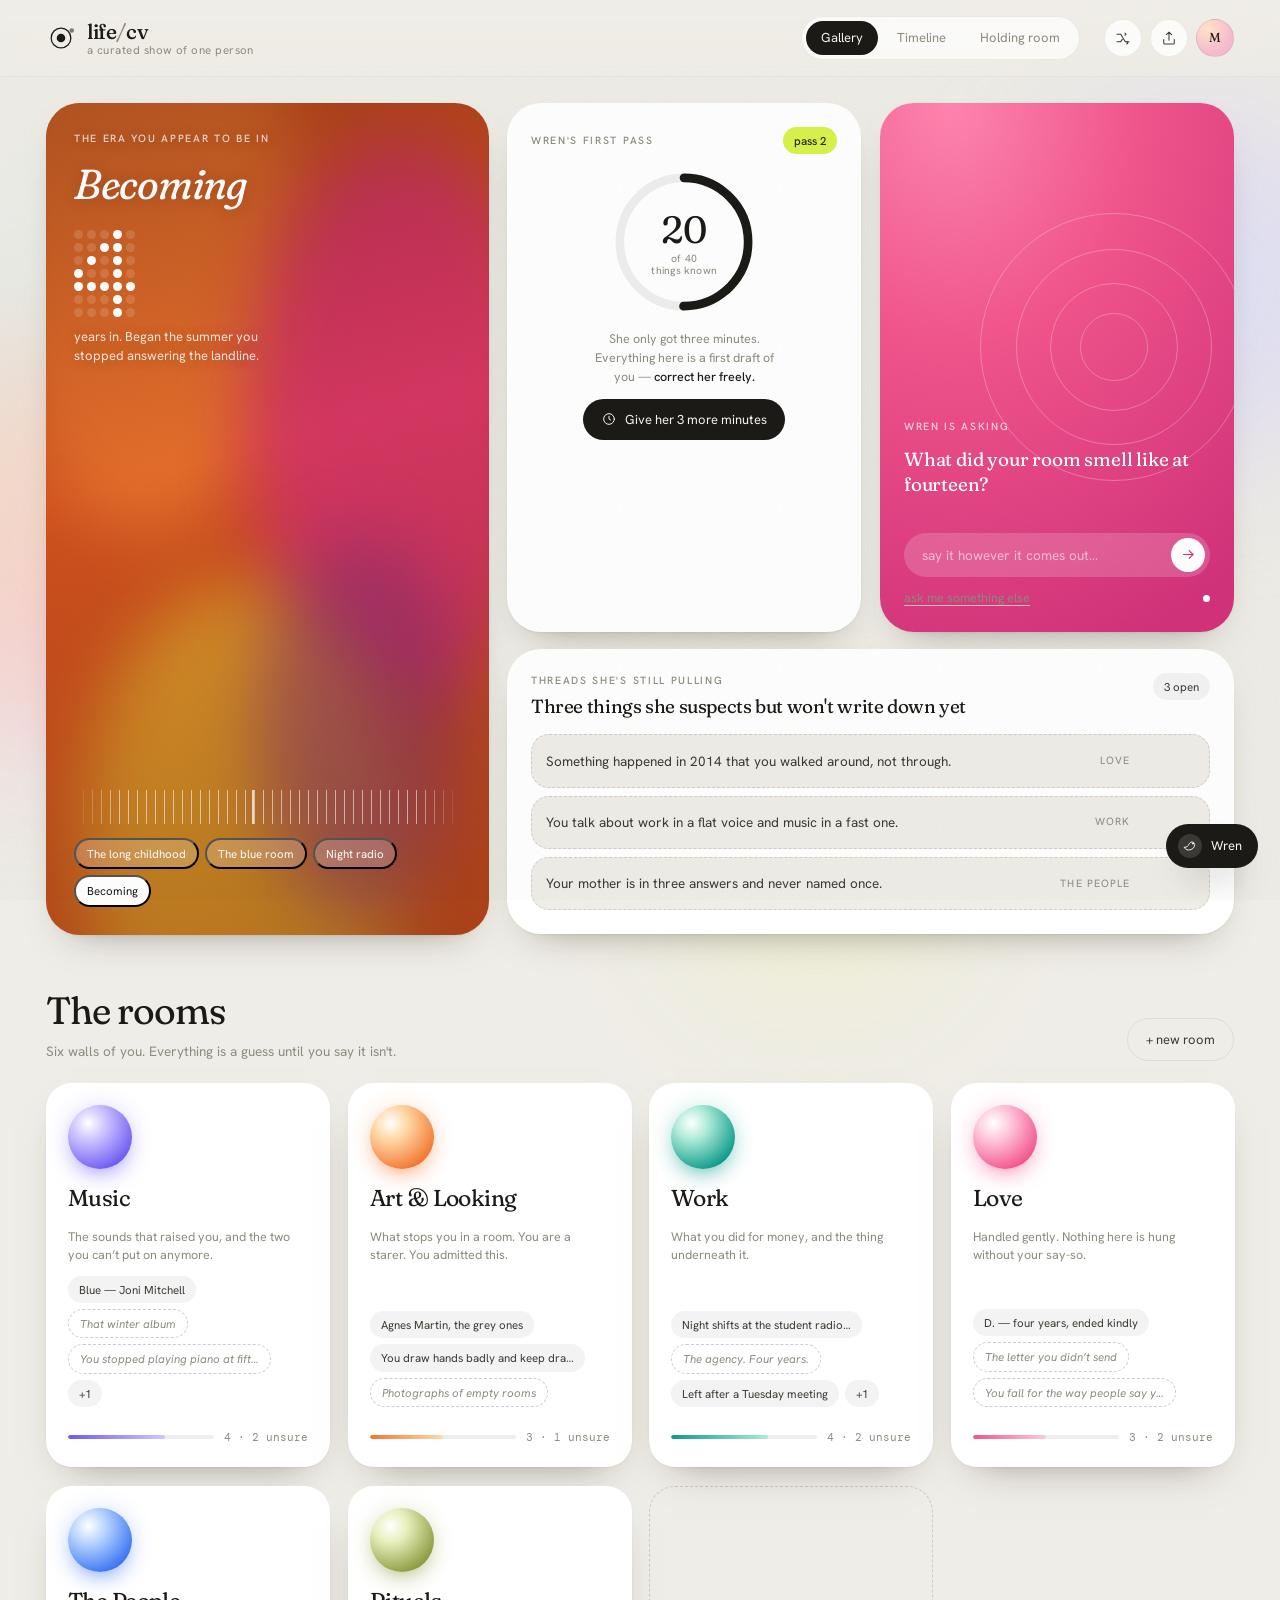
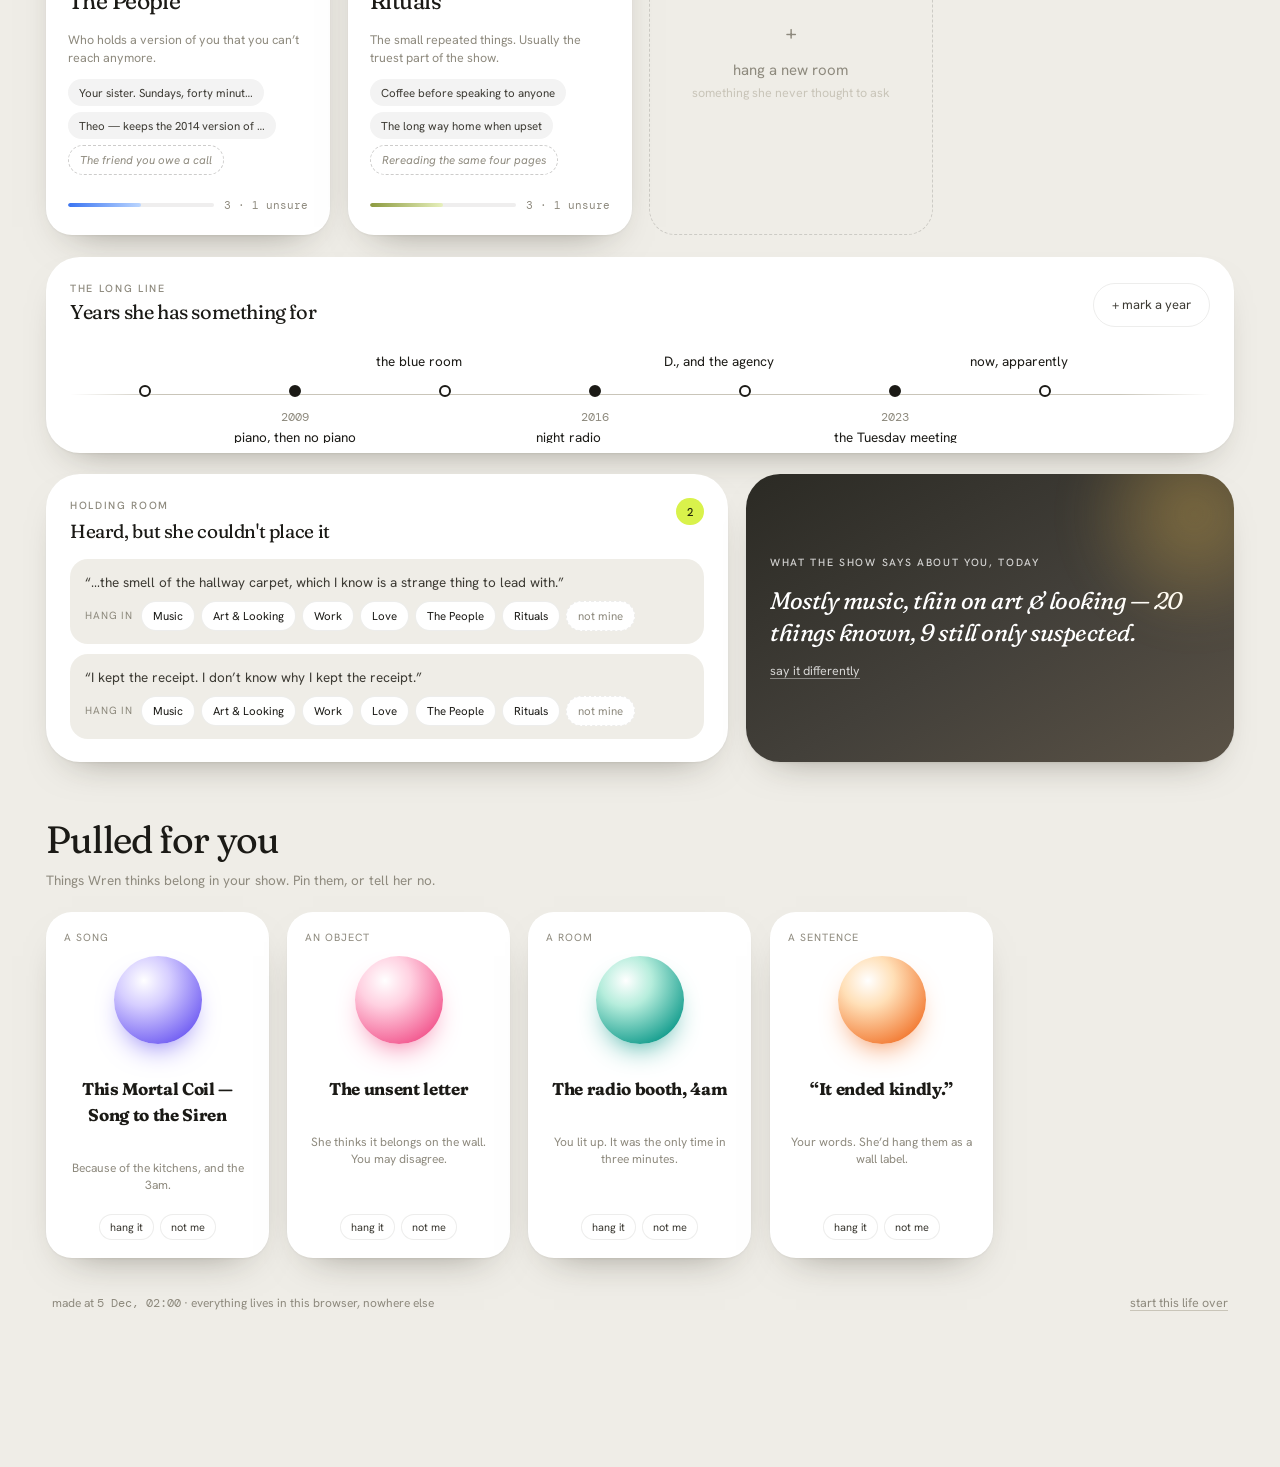
<file: index.html>
<!doctype html>
<html lang="en">
<head>
<meta charset="utf-8" />
<meta name="viewport" content="width=device-width, initial-scale=1" />
<title>life/cv — a curated show of one person</title>
<link rel="preconnect" href="https://fonts.googleapis.com">
<link rel="preconnect" href="https://fonts.gstatic.com" crossorigin>
<link href="https://fonts.googleapis.com/css2?family=Fraunces:ital,opsz,wght,SOFT,WONK@0,9..144,300..700,0..100,0..1;1,9..144,300..700,0..100,0..1&family=Hanken+Grotesk:ital,wght@0,200..800;1,200..800&family=DM+Mono:ital,wght@0,300;0,400;0,500;1,400&display=swap" rel="stylesheet">
<link rel="stylesheet" href="styles.css" />
</head>
<body>
<div class="grain" aria-hidden="true"></div>
<div class="sky" aria-hidden="true"><span class="orb o1"></span><span class="orb o2"></span><span class="orb o3"></span></div>

<header class="topbar">
  <div class="brand">
    <span class="brand__mark" aria-hidden="true">
      <svg viewBox="0 0 28 28" fill="none"><circle cx="14" cy="14" r="9.2" stroke="currentColor" stroke-width="1.2"/><circle cx="14" cy="14" r="4" fill="currentColor"/><circle cx="24" cy="7" r="2.1" fill="currentColor" opacity=".55"/></svg>
    </span>
    <span class="brand__text">
      <b>life<i>/</i>cv</b>
      <em>a curated show of one person</em>
    </span>
  </div>

  <nav class="views" aria-label="Views">
    <button class="view is-on" data-scroll="rooms">Gallery</button>
    <button class="view" data-scroll="strip">Timeline</button>
    <button class="view" data-scroll="holding">Holding room</button>
  </nav>

  <div class="topbar__right">
    <button class="icon-btn" id="rehang" title="Rehang the show">
      <svg viewBox="0 0 24 24" fill="none" stroke="currentColor" stroke-width="1.4" stroke-linecap="round"><path d="M4 7h5l6 10h5"/><path d="M4 17h5l2-3.2"/><path d="M14.5 8.4L16 7l-1.5-1.4M17 20l1.6-1.5L17 17"/></svg>
    </button>
    <button class="icon-btn" id="exportBtn" title="Export this life">
      <svg viewBox="0 0 24 24" fill="none" stroke="currentColor" stroke-width="1.4" stroke-linecap="round"><path d="M12 15V4m0 0L8.5 7.5M12 4l3.5 3.5"/><path d="M5 14v4.5A1.5 1.5 0 006.5 20h11a1.5 1.5 0 001.5-1.5V14"/></svg>
    </button>
    <button class="avatar" id="whoami" title="Who this is about"><span id="initials">—</span></button>
  </div>
</header>

<main class="canvas">

  <!-- ░░ TOP BENTO ░░ -->
  <section class="bento" aria-label="Where you are right now">

    <article class="card era" style="--i:1" id="eraCard">
      <div class="mesh" aria-hidden="true"><i></i><i></i><i></i><i></i></div>
      <div class="era__body">
        <p class="eyebrow light">The era you appear to be in</p>
        <h2 class="era__name" contenteditable="plaintext-only" data-edit="person.era" spellcheck="false">Becoming</h2>
        <div class="dotnum" id="eraYears" data-dots="4"></div>
        <p class="era__sub"><span contenteditable="plaintext-only" data-edit="person.eraSub" spellcheck="false">years in. Began the summer you moved out.</span></p>
        <div class="ruler" aria-hidden="true"></div>
        <div class="era__eras" id="eraChips"></div>
      </div>
      <button class="ghost-edit" data-open-era title="Rename this era">
        <svg viewBox="0 0 24 24" fill="none" stroke="currentColor" stroke-width="1.5" stroke-linecap="round"><path d="M4 20h4L19 9l-4-4L4 16v4z"/></svg>
      </button>
    </article>

    <article class="card pass" style="--i:2">
      <div class="pass__head">
        <p class="eyebrow">Wren's first pass</p>
        <span class="chip chip--lime" id="passLabel">pass 1</span>
      </div>
      <div class="ring">
        <svg viewBox="0 0 120 120">
          <circle class="ring__track" cx="60" cy="60" r="52"/>
          <circle class="ring__fill" cx="60" cy="60" r="52" id="ringFill"/>
        </svg>
        <div class="ring__mid">
          <strong id="answered">12</strong>
          <span>of <span id="totalQ">40</span><br>things known</span>
        </div>
      </div>
      <p class="pass__note">She only got three minutes. Everything here is a first draft of you —
        <b>correct her freely.</b></p>
      <button class="btn btn--dark" id="startPass">
        <svg viewBox="0 0 24 24" fill="none" stroke="currentColor" stroke-width="1.5" stroke-linecap="round"><circle cx="12" cy="12" r="8"/><path d="M12 8v4l2.5 1.6"/></svg>
        Give her 3 more minutes
      </button>
    </article>

    <article class="card ask" style="--i:3" id="askCard">
      <div class="rings" aria-hidden="true"><i></i><i></i><i></i><i></i></div>
      <div class="ask__top">
        <p class="eyebrow light">Wren is asking</p>
        <span class="clock" id="clock" hidden>3:00</span>
      </div>
      <p class="ask__q" id="askQ">What song could you not listen to for a year, and why?</p>
      <form class="ask__form" id="askForm" autocomplete="off">
        <input id="askInput" placeholder="say it however it comes out…" aria-label="Your answer" />
        <button class="send" type="submit" title="Hand it over">
          <svg viewBox="0 0 24 24" fill="none" stroke="currentColor" stroke-width="1.6" stroke-linecap="round"><path d="M5 12h13M13 6.5l5.5 5.5L13 17.5"/></svg>
        </button>
      </form>
      <div class="ask__foot">
        <button class="linklike" id="skipQ">ask me something else</button>
        <span class="dotpulse" aria-hidden="true"></span>
      </div>
    </article>

    <article class="card threads" style="--i:4" id="threadsCard">
      <div class="threads__head">
        <div>
          <p class="eyebrow">Threads she's still pulling</p>
          <h3>Three things she suspects but won't write down yet</h3>
        </div>
        <span class="chip" id="threadCount">3 open</span>
      </div>
      <ul class="threadlist" id="threadList"></ul>
    </article>
  </section>

  <!-- ░░ THE ROOMS ░░ -->
  <section class="section-head" id="rooms">
    <div>
      <h2 class="h-display">The rooms</h2>
      <p class="sub">Six walls of you. Everything is a guess until you say it isn't.</p>
    </div>
    <button class="btn btn--ghost" id="addRoom">+ new room</button>
  </section>

  <section class="roomgrid" id="roomGrid"></section>

  <!-- ░░ TIMELINE ░░ -->
  <section class="card strip" id="strip">
    <div class="strip__head">
      <div>
        <p class="eyebrow">The long line</p>
        <h3>Years she has something for</h3>
      </div>
      <button class="btn btn--ghost" id="addEvent">+ mark a year</button>
    </div>
    <div class="rail" id="rail"></div>
  </section>

  <!-- ░░ HOLDING ROOM + PICKS ░░ -->
  <section class="lower">
    <article class="card holding" id="holding">
      <div class="holding__head">
        <div>
          <p class="eyebrow">Holding room</p>
          <h3>Heard, but she couldn't place it</h3>
        </div>
        <span class="chip chip--lime" id="holdCount">0</span>
      </div>
      <ul class="holdlist" id="holdList"></ul>
      <p class="holding__empty" id="holdEmpty" hidden>Nothing loose. She's filed everything you've said.</p>
    </article>

    <article class="card mirror">
      <p class="eyebrow light">What the show says about you, today</p>
      <p class="mirror__line" id="mirrorLine">—</p>
      <button class="linklike light" id="rewriteMirror">say it differently</button>
    </article>
  </section>

  <section class="section-head">
    <div>
      <h2 class="h-display">Pulled for you</h2>
      <p class="sub">Things Wren thinks belong in your show. Pin them, or tell her no.</p>
    </div>
  </section>
  <section class="picks" id="picks"></section>

  <footer class="footer">
    <p>made at <span class="mono" id="stamp"></span> · everything lives in this browser, nowhere else</p>
    <div class="footer__acts">
      <button class="linklike" id="resetAll">start this life over</button>
    </div>
  </footer>
</main>

<!-- ░░ ROOM EDITOR ░░ -->
<div class="scrim" id="scrim" hidden></div>
<aside class="drawer" id="drawer" hidden aria-label="Room editor">
  <header class="drawer__head">
    <div class="drawer__id">
      <span class="orb-sm" id="drawerOrb"></span>
      <div>
        <p class="eyebrow">Editing the room</p>
        <h2 contenteditable="plaintext-only" id="drawerTitle" spellcheck="false">Music</h2>
      </div>
    </div>
    <button class="icon-btn" id="closeDrawer" title="Close">
      <svg viewBox="0 0 24 24" fill="none" stroke="currentColor" stroke-width="1.5" stroke-linecap="round"><path d="M7 7l10 10M17 7L7 17"/></svg>
    </button>
  </header>

  <p class="drawer__blurb" contenteditable="plaintext-only" id="drawerBlurb" spellcheck="false"></p>

  <div class="drawer__meta">
    <label class="toggle">
      <input type="checkbox" id="drawerPublic" />
      <span class="toggle__track"><span class="toggle__knob"></span></span>
      <span class="toggle__label">hung in the gallery</span>
    </label>
    <span class="fullness" id="drawerFull"></span>
  </div>

  <div class="entries" id="entries"></div>

  <div class="drawer__add">
    <button class="btn btn--dark w-full" id="addEntry">+ add something she missed</button>
    <button class="btn btn--ghost w-full" id="askMore">ask Wren to dig here</button>
  </div>
</aside>

<!-- ░░ WREN DOCK ░░ -->
<section class="dock" id="dock" data-open="false">
  <button class="dock__tab" id="dockTab">
    <span class="dock__bird" aria-hidden="true">
      <svg viewBox="0 0 24 24" fill="none" stroke="currentColor" stroke-width="1.4" stroke-linecap="round"><path d="M4 14c3.5 0 5-2 6-4s2.5-4 5-4c2 0 4 1.4 4 4 0 4.5-4 8-9 8-3.5 0-6-1.6-6-4z"/><circle cx="16.4" cy="8.4" r=".9" fill="currentColor"/></svg>
    </span>
    <span>Wren</span>
    <span class="dock__badge" id="dockBadge">0</span>
  </button>
  <div class="dock__panel">
    <div class="dock__log" id="dockLog"></div>
    <form class="dock__form" id="dockForm" autocomplete="off">
      <input id="dockInput" placeholder="tell her anything, any order" aria-label="Message Wren" />
      <button class="send send--dark" type="submit" title="Send">
        <svg viewBox="0 0 24 24" fill="none" stroke="currentColor" stroke-width="1.6" stroke-linecap="round"><path d="M5 12h13M13 6.5l5.5 5.5L13 17.5"/></svg>
      </button>
    </form>
  </div>
</section>

<div class="toast" id="toast" hidden><span id="toastText"></span><button id="toastUndo">undo</button></div>

<script src="app.js"></script>
</body>
</html>
</file>
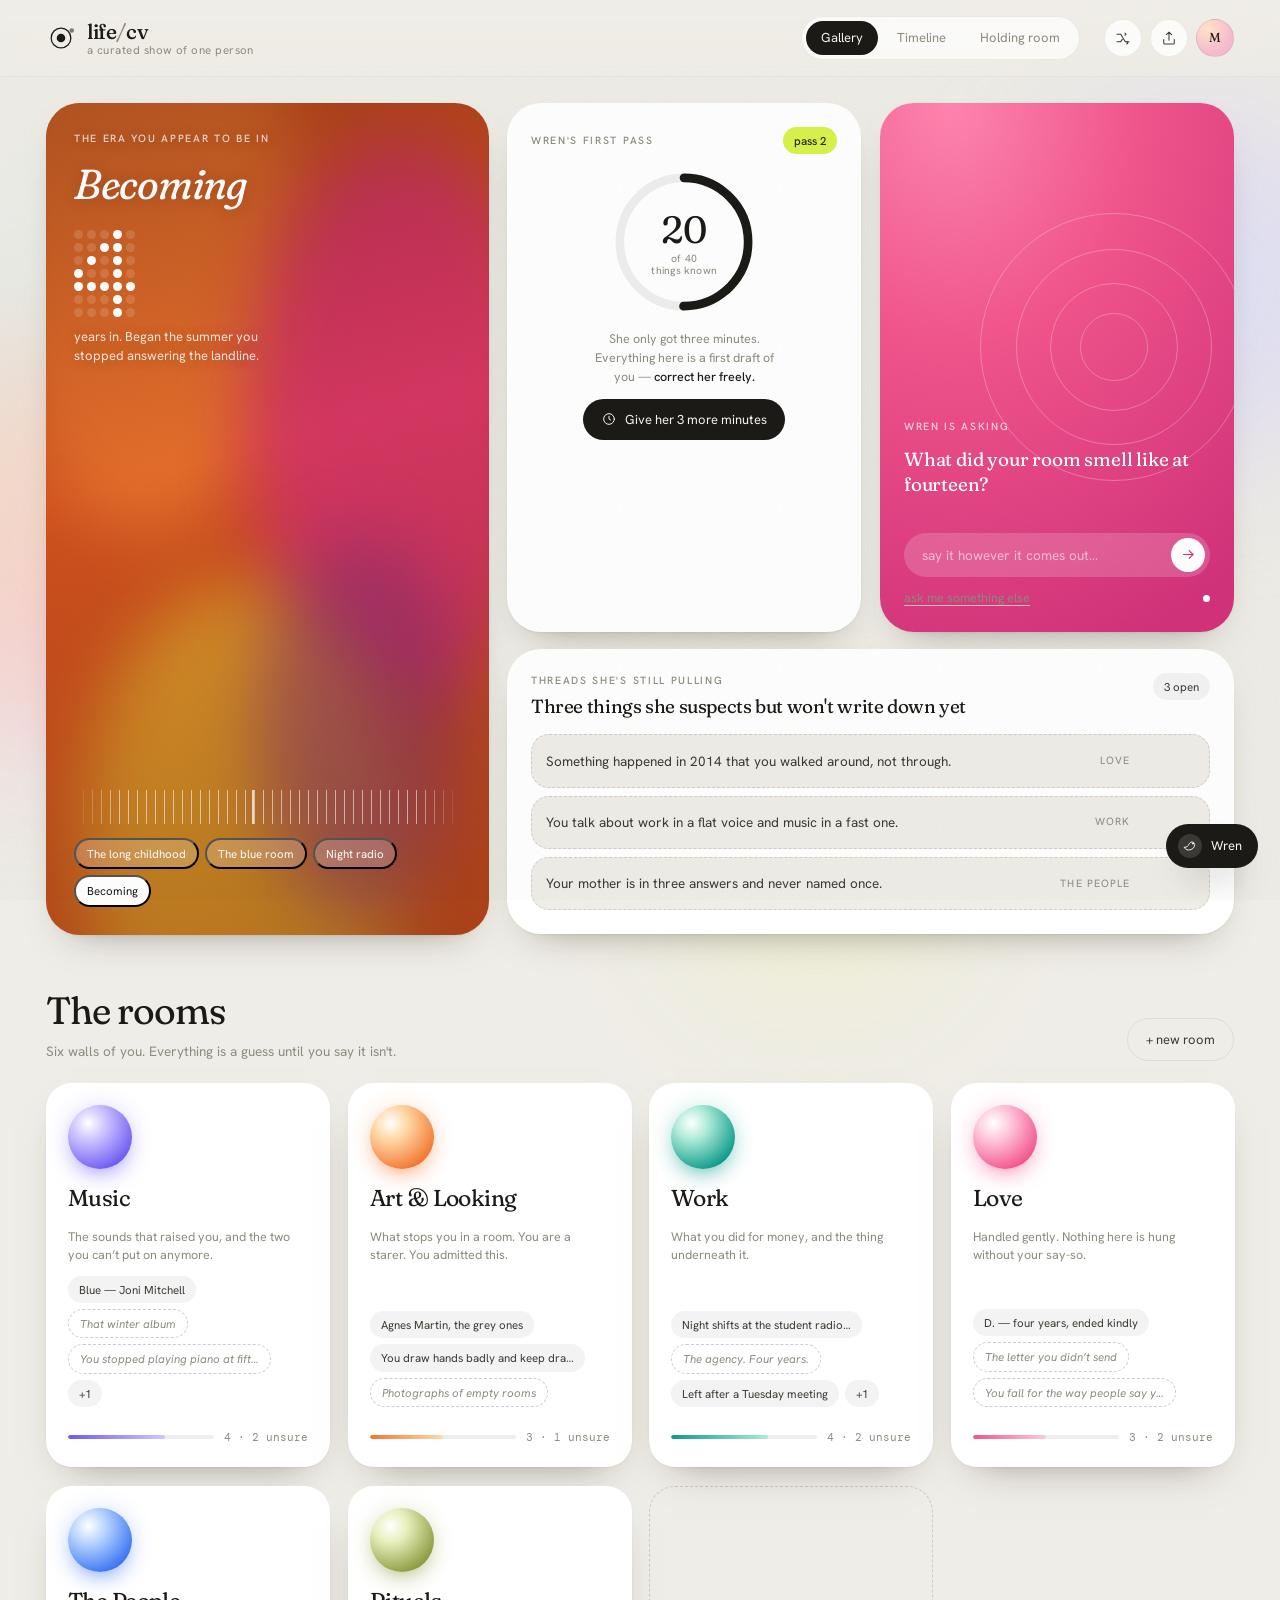
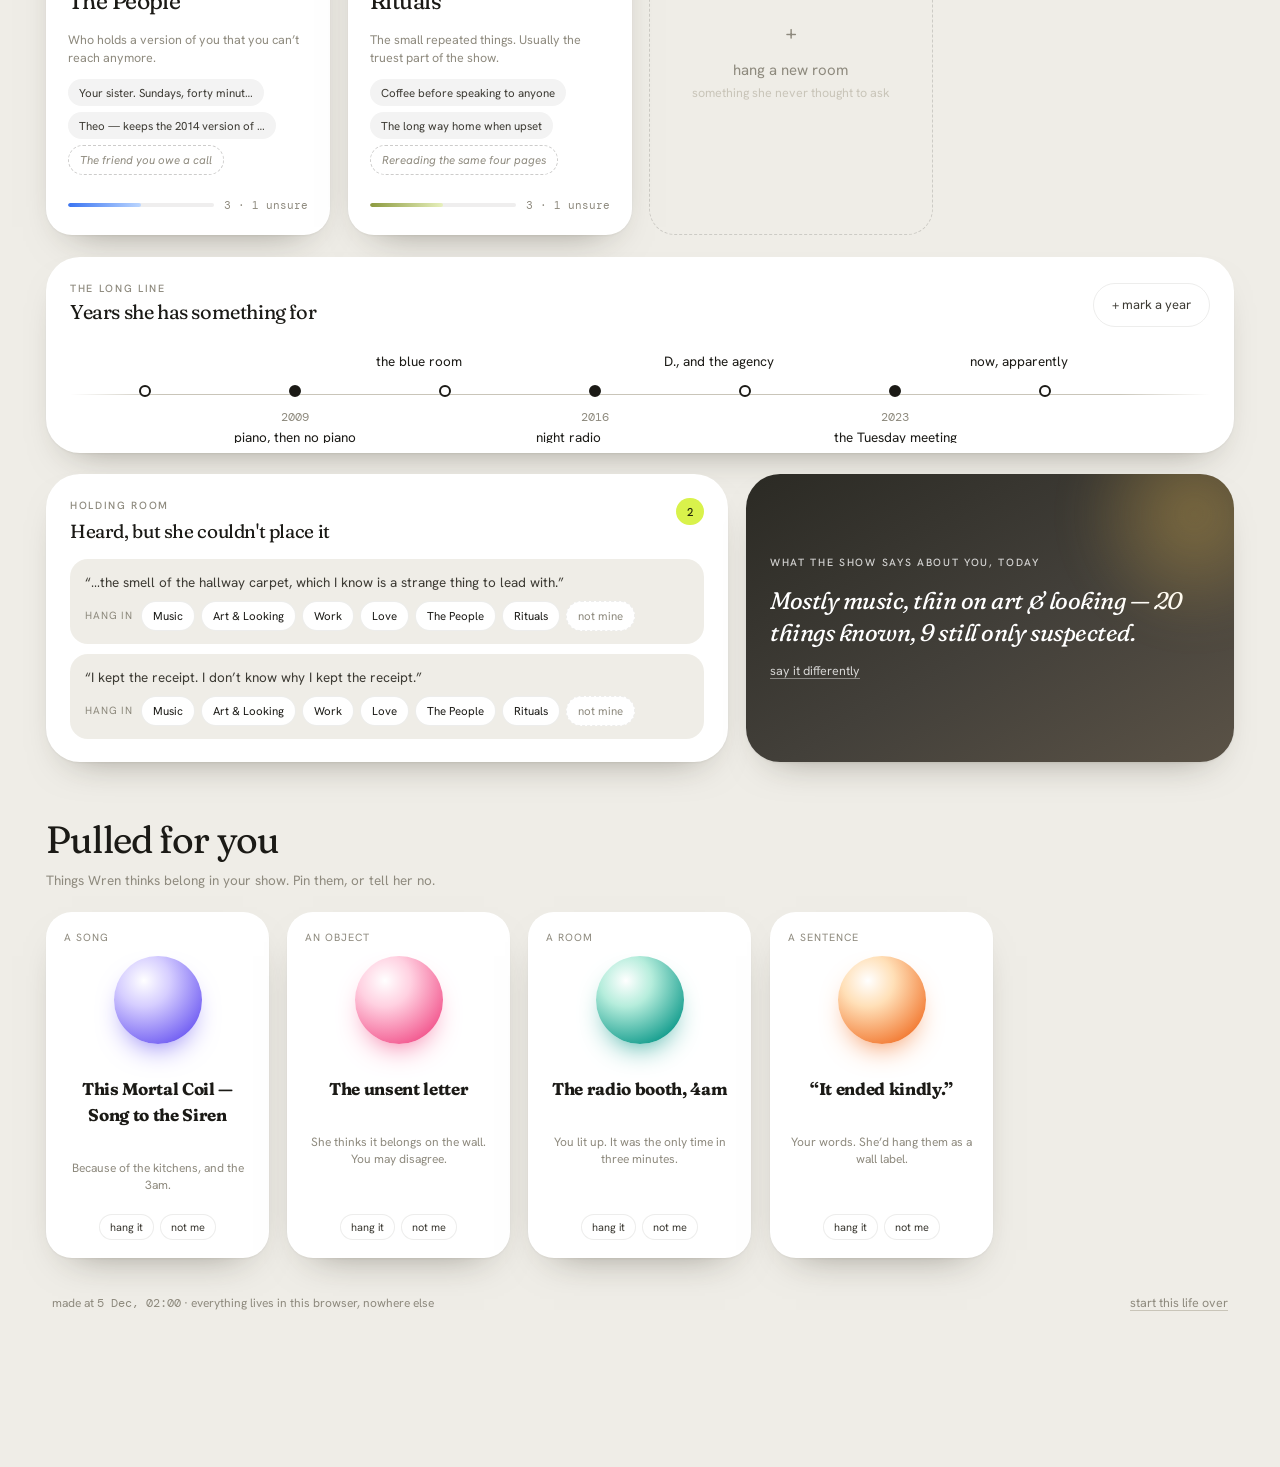
<file: life-cv.html>
<!doctype html>
<html lang="en">
<head>
<meta charset="utf-8" />
<meta name="viewport" content="width=device-width, initial-scale=1" />
<title>life/cv — a curated show of one person</title>
<link rel="preconnect" href="https://fonts.googleapis.com">
<link rel="preconnect" href="https://fonts.gstatic.com" crossorigin>
<link href="https://fonts.googleapis.com/css2?family=Fraunces:ital,opsz,wght,SOFT,WONK@0,9..144,300..700,0..100,0..1;1,9..144,300..700,0..100,0..1&family=Hanken+Grotesk:ital,wght@0,200..800;1,200..800&family=DM+Mono:ital,wght@0,300;0,400;0,500;1,400&display=swap" rel="stylesheet">
<style>
/* ───────────────────────────────────────────────
   life/cv — a curated show of one person
   soft museum: warm paper, mesh gradients, dot numerals
   ─────────────────────────────────────────────── */

:root{
  --paper:#EFEDE7;
  --paper-2:#E6E3DB;
  --card:#FFFFFF;
  --ink:#1B1A16;
  --ink-2:#3C3A33;
  --muted:#8E8A7E;
  --faint:#C9C5B9;
  --line:rgba(27,26,22,.08);
  --lime:#D9F24B;
  --rose:#FF5C8A;

  --r-xl:34px;
  --r-lg:26px;
  --r-md:18px;
  --r-sm:12px;

  --shadow-s:0 1px 2px rgba(40,34,20,.05), 0 2px 8px -4px rgba(40,34,20,.12);
  --shadow-m:0 1px 2px rgba(40,34,20,.05), 0 18px 40px -26px rgba(40,34,20,.55);
  --shadow-l:0 2px 6px rgba(40,34,20,.06), 0 40px 70px -40px rgba(40,34,20,.6);

  --sans:"Hanken Grotesk", ui-sans-serif, system-ui, sans-serif;
  --disp:"Fraunces", "Hanken Grotesk", Georgia, serif;
  --mono:"DM Mono", ui-monospace, Menlo, monospace;

  --ease:cubic-bezier(.2,.8,.2,1);
}

*{box-sizing:border-box}
[hidden]{display:none !important}
html{scroll-behavior:smooth}
body{
  margin:0;
  background:
    radial-gradient(900px 520px at 88% -8%, #F7E9DC 0%, transparent 60%),
    radial-gradient(760px 480px at 4% 12%, #E7EEE8 0%, transparent 58%),
    var(--paper);
  color:var(--ink);
  font-family:var(--sans);
  font-size:15px;
  line-height:1.5;
  -webkit-font-smoothing:antialiased;
  overflow-x:hidden;
}
button,input{font:inherit;color:inherit}
h1,h2,h3{margin:0;font-weight:400}
p{margin:0}
ul{margin:0;padding:0;list-style:none}

/* ░ atmosphere ░ */
.grain{
  position:fixed; inset:0; z-index:9; pointer-events:none; opacity:.4;
  background-image:url("data:image/svg+xml,%3Csvg xmlns='http://www.w3.org/2000/svg' width='160' height='160'%3E%3Cfilter id='n'%3E%3CfeTurbulence type='fractalNoise' baseFrequency='.85' numOctaves='3'/%3E%3C/filter%3E%3Crect width='100%25' height='100%25' filter='url(%23n)' opacity='.22'/%3E%3C/svg%3E");
  mix-blend-mode:multiply;
}
.sky{position:fixed; inset:0; z-index:0; pointer-events:none; filter:blur(70px); opacity:.55}
.sky .orb{position:absolute; border-radius:50%}
.o1{width:420px;height:420px;left:-120px;top:38%;background:radial-gradient(circle at 35% 35%,#FFD3A8,#FFB4C6 60%,transparent 70%);animation:drift 34s var(--ease) infinite alternate}
.o2{width:360px;height:360px;right:-100px;top:12%;background:radial-gradient(circle at 50% 50%,#CFE3FF,#D9CCFF 60%,transparent 72%);animation:drift 28s var(--ease) infinite alternate-reverse}
.o3{width:300px;height:300px;left:52%;bottom:-120px;background:radial-gradient(circle at 50% 50%,#DCF0C9,#F6F0C0 60%,transparent 72%);animation:drift 40s var(--ease) infinite alternate}
@keyframes drift{to{transform:translate3d(60px,-50px,0) scale(1.15)}}

/* ░ topbar ░ */
.topbar{
  position:sticky; top:0; z-index:40;
  display:flex; align-items:center; gap:24px;
  padding:16px clamp(18px,4vw,46px);
  backdrop-filter:blur(18px) saturate(1.3);
  background:linear-gradient(to bottom, rgba(239,237,231,.92), rgba(239,237,231,.55));
  border-bottom:1px solid rgba(27,26,22,.05);
}
.brand{display:flex; align-items:center; gap:11px; margin-right:auto}
.brand__mark{width:30px;height:30px;color:var(--ink);display:block}
.brand__mark svg{width:100%;height:100%; animation:spin 22s linear infinite}
@keyframes spin{to{transform:rotate(360deg)}}
.brand__text{display:flex;flex-direction:column;line-height:1.15}
.brand__text b{font-family:var(--disp); font-weight:500; font-size:21px; letter-spacing:-.02em; font-variation-settings:"SOFT" 40,"WONK" 1}
.brand__text b i{color:var(--muted); font-style:normal}
.brand__text em{font-style:normal; font-size:11.5px; color:var(--muted); letter-spacing:.04em}

.views{display:flex; gap:4px; padding:4px; background:rgba(255,255,255,.7); border:1px solid var(--line); border-radius:999px}
.view{
  border:0; background:transparent; padding:7px 15px; border-radius:999px;
  font-size:13px; color:var(--muted); cursor:pointer; transition:.25s var(--ease);
}
.view:hover{color:var(--ink)}
.view.is-on{background:var(--ink); color:#F7F5EF}

.topbar__right{display:flex; align-items:center; gap:8px}
.icon-btn{
  width:38px;height:38px;border-radius:50%; border:1px solid var(--line);
  background:rgba(255,255,255,.8); display:grid; place-items:center; cursor:pointer;
  transition:.3s var(--ease); color:var(--ink-2);
}
.icon-btn svg{width:18px;height:18px}
.icon-btn:hover{background:#fff; transform:translateY(-2px) rotate(-4deg); box-shadow:var(--shadow-s)}
.avatar{
  width:38px;height:38px;border-radius:50%; border:1px solid var(--line); cursor:pointer;
  background:radial-gradient(circle at 30% 25%, #FFE2C4, #F3B9CF 70%);
  font-family:var(--disp); font-size:13px; letter-spacing:.02em; transition:.3s var(--ease);
}
.avatar:hover{transform:translateY(-2px) scale(1.04)}

/* ░ canvas ░ */
.canvas{
  position:relative; z-index:2;
  max-width:1280px; margin:0 auto; padding:26px clamp(18px,4vw,46px) 140px;
  display:flex; flex-direction:column; gap:22px;
}

/* ░ card base ░ */
.card{
  position:relative; background:var(--card); border-radius:var(--r-xl);
  box-shadow:var(--shadow-m); padding:24px;
  animation:rise .9s var(--ease) both; animation-delay:calc(var(--i,0) * 70ms);
  transition:transform .5s var(--ease), box-shadow .5s var(--ease);
}
@keyframes rise{from{opacity:0; transform:translateY(22px) scale(.985)}}

.eyebrow{font-size:10.5px; letter-spacing:.16em; text-transform:uppercase; color:var(--muted); font-weight:500}
.eyebrow.light{color:rgba(255,255,255,.78)}
.h-display{font-family:var(--disp); font-size:clamp(26px,3.2vw,38px); letter-spacing:-.025em; font-variation-settings:"SOFT" 60,"WONK" 1; font-weight:400}
.sub{color:var(--muted); font-size:13.5px; max-width:52ch; margin-top:2px}
.mono{font-family:var(--mono); font-size:12px}

.section-head{display:flex; align-items:flex-end; justify-content:space-between; gap:20px; margin-top:26px}

/* ░ chips & buttons ░ */
.chip{
  display:inline-flex; align-items:center; gap:6px;
  padding:5px 11px; border-radius:999px; background:rgba(27,26,22,.05);
  font-size:11.5px; color:var(--ink-2); white-space:nowrap;
}
.chip--lime{background:var(--lime); color:#23280A; font-weight:500}
.btn{
  display:inline-flex; align-items:center; justify-content:center; gap:8px;
  border:0; border-radius:999px; padding:11px 18px; font-size:13px; cursor:pointer;
  transition:.3s var(--ease);
}
.btn svg{width:16px;height:16px}
.btn--dark{background:var(--ink); color:#F7F5EF}
.btn--dark:hover{transform:translateY(-2px); box-shadow:0 10px 22px -12px rgba(27,26,22,.9)}
.btn--ghost{background:transparent; border:1px solid var(--line); color:var(--ink-2)}
.btn--ghost:hover{background:#fff; border-color:rgba(27,26,22,.2); transform:translateY(-2px)}
.w-full{width:100%}
.linklike{background:none;border:0;padding:0;cursor:pointer;font-size:12.5px;color:var(--muted);text-decoration:underline;text-decoration-color:var(--faint);text-underline-offset:3px}
.linklike:hover{color:var(--ink)}
.linklike.light{color:rgba(255,255,255,.8); text-decoration-color:rgba(255,255,255,.4)}
.linklike.light:hover{color:#fff}

/* ░ editable text ░ */
[contenteditable]{outline:0; border-radius:8px; transition:.25s var(--ease); cursor:text}
[contenteditable]:hover{box-shadow:0 0 0 1px var(--line), 0 0 0 6px rgba(27,26,22,.03)}
[contenteditable]:focus{box-shadow:0 0 0 1.5px var(--ink), 0 0 0 7px rgba(27,26,22,.06); background:rgba(255,255,255,.6)}
.era [contenteditable]:hover{box-shadow:0 0 0 1px rgba(255,255,255,.45)}
.era [contenteditable]:focus{box-shadow:0 0 0 1.5px rgba(255,255,255,.9); background:rgba(255,255,255,.14)}
[contenteditable]:empty::before{content:attr(data-ph); color:var(--faint)}

/* ░ bento ░ */
.bento{display:grid; grid-template-columns:1.25fr 1fr 1fr; gap:18px}

/* era card */
.era{grid-column:1; grid-row:1 / span 2; overflow:hidden; color:#fff; padding:28px; min-height:380px; display:flex; flex-direction:column}
.mesh{position:absolute; inset:0; background:#D9541F; z-index:0}
.mesh i{position:absolute; border-radius:50%; filter:blur(34px); opacity:.9}
.mesh i:nth-child(1){width:70%;height:70%;left:-12%;top:-18%;background:#F2772F; animation:m1 18s var(--ease) infinite alternate}
.mesh i:nth-child(2){width:68%;height:68%;right:-14%;top:4%;background:#E0356F; animation:m2 22s var(--ease) infinite alternate}
.mesh i:nth-child(3){width:72%;height:62%;left:8%;bottom:-20%;background:#E8A32A; animation:m3 26s var(--ease) infinite alternate}
.mesh i:nth-child(4){width:46%;height:46%;right:6%;bottom:2%;background:#8E2F7A; opacity:.55; animation:m1 30s var(--ease) infinite alternate-reverse}
@keyframes m1{to{transform:translate(18%,12%) scale(1.2)}}
@keyframes m2{to{transform:translate(-14%,18%) scale(1.15)}}
@keyframes m3{to{transform:translate(12%,-16%) scale(1.25)}}
.era::after{content:""; position:absolute; inset:0; z-index:0; pointer-events:none;
  background:linear-gradient(165deg, rgba(60,24,10,.34) 0%, rgba(60,24,10,.06) 42%, rgba(60,24,10,.30) 100%)}
.era__body{position:relative; z-index:1; display:flex; flex-direction:column; height:100%; text-shadow:0 1px 14px rgba(70,30,10,.25)}
.era__name{
  font-family:var(--disp); font-size:clamp(30px,3.6vw,42px); letter-spacing:-.03em; margin-top:6px;
  font-variation-settings:"SOFT" 80,"WONK" 1; font-style:italic; font-weight:400; align-self:flex-start;
}
.era__sub{font-size:13px; color:rgba(255,255,255,.85); max-width:30ch; margin-top:10px}
.era__sub [contenteditable]{display:inline-block}
.ruler{height:34px; margin-top:auto; position:relative; opacity:.75;
  background:repeating-linear-gradient(to right, rgba(255,255,255,.75) 0 1px, transparent 1px 9px);
  mask-image:linear-gradient(to right, transparent, #000 12%, #000 88%, transparent);
}
.ruler::after{content:""; position:absolute; left:46%; top:-6px; bottom:-6px; width:2px; background:#fff; border-radius:2px}
.era__eras{display:flex; flex-wrap:wrap; gap:6px; margin-top:14px}
.era__eras .chip{background:rgba(255,255,255,.2); color:#fff; backdrop-filter:blur(6px); cursor:pointer}
.era__eras .chip:hover{background:rgba(255,255,255,.34)}
.era__eras .chip.is-now{background:#fff; color:var(--ink)}
.ghost-edit{
  position:absolute; top:18px; right:18px; z-index:2; width:34px;height:34px;border-radius:50%;
  border:0; background:rgba(255,255,255,.22); backdrop-filter:blur(8px); color:#fff; cursor:pointer;
  display:grid;place-items:center; opacity:0; transform:scale(.9); transition:.3s var(--ease);
}
.ghost-edit svg{width:16px;height:16px}
.card:hover .ghost-edit{opacity:1; transform:none}

/* dot numerals */
.dotnum{display:flex; gap:10px; margin-top:14px}
.dotnum .dig{display:grid; grid-template-columns:repeat(5,1fr); gap:var(--dg,4px)}
.dotnum .px{width:var(--ds,7px); height:var(--ds,7px); border-radius:50%; background:currentColor; opacity:.14; transition:opacity .5s var(--ease)}
.dotnum .px.on{opacity:1; animation:pop .5s var(--ease) both; animation-delay:calc(var(--d) * 12ms)}
@keyframes pop{from{transform:scale(0); opacity:0}}

/* pass card */
.pass{grid-column:2; grid-row:1; display:flex; flex-direction:column; align-items:center; text-align:center; gap:12px}
.pass__head{display:flex; align-items:center; justify-content:space-between; width:100%}
.ring{position:relative; width:148px;height:148px; margin:2px 0}
.ring svg{width:100%;height:100%; transform:rotate(-90deg)}
.ring circle{fill:none; stroke-width:7; stroke-linecap:round}
.ring__track{stroke:rgba(27,26,22,.07)}
.ring__fill{stroke:var(--ink); stroke-dasharray:327; stroke-dashoffset:327; transition:stroke-dashoffset 1.2s var(--ease)}
.ring__mid{position:absolute; inset:0; display:grid; place-content:center; text-align:center; line-height:1.15}
.ring__mid strong{font-family:var(--disp); font-size:38px; font-weight:400; font-variation-settings:"SOFT" 70}
.ring__mid span{font-size:10.5px; color:var(--muted); letter-spacing:.02em}
.pass__note{font-size:12.5px; color:var(--muted); max-width:28ch}
.pass__note b{color:var(--ink); font-weight:500}

/* ask card */
.ask{grid-column:3; grid-row:1; overflow:hidden; color:#fff; display:flex; flex-direction:column; gap:12px;
  background:radial-gradient(130% 110% at 20% 0%, #FF86B0 0%, #F2548C 42%, #D3327A 100%);
}
.rings{position:absolute; right:-70px; bottom:-80px; width:280px;height:280px; z-index:0; opacity:.5}
.rings i{position:absolute; inset:0; margin:auto; border-radius:50%; border:1.5px solid rgba(255,255,255,.55)}
.rings i:nth-child(1){width:24%;height:24%}
.rings i:nth-child(2){width:46%;height:46%}
.rings i:nth-child(3){width:70%;height:70%}
.rings i:nth-child(4){width:96%;height:96%}
.ask[data-live="true"] .rings i{animation:ripple 2.6s var(--ease) infinite}
.ask[data-live="true"] .rings i:nth-child(2){animation-delay:.2s}
.ask[data-live="true"] .rings i:nth-child(3){animation-delay:.4s}
.ask[data-live="true"] .rings i:nth-child(4){animation-delay:.6s}
@keyframes ripple{0%{transform:scale(.9);opacity:.9}70%{opacity:.15}100%{transform:scale(1.25);opacity:0}}
.ask > *{position:relative; z-index:1}
.ask__top{display:flex; align-items:center; justify-content:space-between}
.clock{font-family:var(--mono); font-size:13px; background:rgba(255,255,255,.22); padding:3px 9px; border-radius:999px; backdrop-filter:blur(6px)}
.ask__q{font-family:var(--disp); font-size:19px; line-height:1.3; letter-spacing:-.01em; font-variation-settings:"SOFT" 70,"WONK" 1; min-height:74px}
.ask__form{display:flex; align-items:center; gap:8px; background:rgba(255,255,255,.18); backdrop-filter:blur(10px); border-radius:999px; padding:5px 5px 5px 16px; margin-top:auto}
.ask__form input{flex:1; min-width:0; background:none; border:0; outline:0; color:#fff; font-size:13.5px}
.ask__form input::placeholder{color:rgba(255,255,255,.6)}
.send{width:34px;height:34px;border-radius:50%;border:0;background:#fff;color:#D3327A;cursor:pointer;display:grid;place-items:center;flex:none;transition:.3s var(--ease)}
.send svg{width:17px;height:17px}
.send:hover{transform:translateX(2px) scale(1.06)}
.send--dark{background:var(--ink); color:#F7F5EF}
.ask__foot{display:flex; align-items:center; justify-content:space-between}
.dotpulse{width:7px;height:7px;border-radius:50%;background:#fff;animation:blink 1.6s var(--ease) infinite}
@keyframes blink{50%{opacity:.25; transform:scale(.7)}}

/* threads */
.threads{grid-column:2 / span 2; grid-row:2}
.threads__head{display:flex; align-items:flex-start; justify-content:space-between; gap:14px; margin-bottom:14px}
.threads__head h3{font-family:var(--disp); font-size:19px; letter-spacing:-.02em; margin-top:3px; font-variation-settings:"SOFT" 60}
.threadlist{display:flex; flex-direction:column; gap:8px}
.thread{
  display:flex; align-items:center; gap:12px; padding:11px 14px; border-radius:var(--r-md);
  background:var(--paper); border:1px dashed rgba(27,26,22,.14); transition:.3s var(--ease);
}
.thread:hover{background:#fff; border-style:solid; transform:translateX(3px)}
.thread__q{flex:1; font-size:13.5px; color:var(--ink-2)}
.thread__room{font-size:10.5px; letter-spacing:.1em; text-transform:uppercase; color:var(--muted)}
.thread__act{border:0;background:var(--ink);color:#F7F5EF;border-radius:999px;padding:6px 12px;font-size:11.5px;cursor:pointer;opacity:0;transition:.3s var(--ease)}
.thread:hover .thread__act{opacity:1}

/* ░ rooms ░ */
.roomgrid{display:grid; grid-template-columns:repeat(auto-fill,minmax(258px,1fr)); gap:18px}
.room{
  --c1:#9b8cf5; --c2:#d9d2ff;
  cursor:pointer; padding:22px; display:flex; flex-direction:column; gap:12px; min-height:238px;
  border-radius:var(--r-lg); overflow:hidden;
}
.room:hover{transform:translateY(-5px) rotate(-.5deg); box-shadow:var(--shadow-l)}
.room__orb{position:relative; width:64px;height:64px;border-radius:50%;
  background:radial-gradient(circle at 32% 28%, #fff 0%, var(--c2) 26%, var(--c1) 78%);
  box-shadow:0 10px 26px -12px var(--c1);
  animation:bob 7s var(--ease) infinite alternate;
}
.room__orb::after{content:""; position:absolute; inset:-14px; border-radius:50%; background:radial-gradient(circle,var(--c1),transparent 66%); opacity:.3; filter:blur(10px); z-index:-1}
@keyframes bob{to{transform:translateY(-6px)}}
.room__name{font-family:var(--disp); font-size:23px; letter-spacing:-.025em; font-variation-settings:"SOFT" 70,"WONK" 1}
.room__blurb{font-size:12.5px; color:var(--muted); line-height:1.45}
.room__chips{display:flex; flex-wrap:wrap; gap:6px; margin-top:auto}
.room__chips .chip{max-width:100%; overflow:hidden; text-overflow:ellipsis; display:inline-block}
.chip--guess{background:transparent; border:1px dashed rgba(27,26,22,.22); color:var(--muted); font-style:italic}
.chip--empty{background:transparent; border:1px dashed rgba(27,26,22,.14); color:var(--faint)}
.room__foot{display:flex; align-items:center; gap:10px; margin-top:10px}
.meter{flex:1; height:4px; border-radius:4px; background:rgba(27,26,22,.07); overflow:hidden}
.meter i{display:block; height:100%; border-radius:4px; background:linear-gradient(90deg,var(--c1),var(--c2)); transition:width .8s var(--ease)}
.room__count{font-family:var(--mono); font-size:11px; color:var(--muted)}
.room.is-new{animation:pulseIn 1.4s var(--ease)}
@keyframes pulseIn{0%{box-shadow:var(--shadow-m)}35%{box-shadow:0 0 0 4px rgba(217,242,75,.65), var(--shadow-l)}100%{box-shadow:var(--shadow-m)}}
.room__new{position:absolute; top:18px; right:18px; background:var(--lime); color:#23280A;
  font-size:10px; letter-spacing:.08em; text-transform:uppercase; padding:4px 9px; border-radius:999px; font-weight:600}
.room--add{display:grid; place-content:center; justify-items:center; gap:8px; background:transparent;
  border:1.5px dashed rgba(27,26,22,.16); box-shadow:none; color:var(--muted); text-align:center}
.room--add:hover{background:rgba(255,255,255,.6); color:var(--ink)}

/* ░ timeline ░ */
.strip{padding:24px 0 10px}
.strip__head{display:flex; align-items:flex-end; justify-content:space-between; padding:0 24px 18px}
.strip__head h3{font-family:var(--disp); font-size:20px; letter-spacing:-.02em; font-variation-settings:"SOFT" 60}
.rail{position:relative; display:flex; align-items:center; gap:0; overflow-x:auto; padding:40px 24px 46px; scrollbar-width:thin}
.rail::before{content:""; position:absolute; left:24px; right:24px; top:50%; height:1px; background:linear-gradient(90deg,transparent,var(--faint) 8%,var(--faint) 92%,transparent)}
.node{position:relative; flex:none; min-width:150px; display:flex; flex-direction:column; align-items:center}
.node__dot{width:12px;height:12px;border-radius:50%; background:#fff; border:2px solid var(--ink); z-index:1; cursor:pointer; transition:.3s var(--ease)}
.node:nth-child(even) .node__dot{background:var(--ink)}
.node:hover .node__dot{transform:scale(1.5)}
.node__card{position:absolute; width:170px; left:50%; transform:translateX(-50%); text-align:center; transition:.3s var(--ease)}
.node:nth-child(odd) .node__card{bottom:calc(50% + 18px)}
.node:nth-child(even) .node__card{top:calc(50% + 18px)}
.node__year{font-family:var(--mono); font-size:11.5px; color:var(--muted)}
.node__label{font-size:13.5px; line-height:1.35; margin-top:2px; display:inline-block}
.node__kill{border:0;background:none;color:var(--faint);cursor:pointer;font-size:11px;opacity:0;transition:.2s}
.node:hover .node__kill{opacity:1}
.node:hover .node__card{transform:translateX(-50%) translateY(-3px)}

/* ░ lower row ░ */
.lower{display:grid; grid-template-columns:1.4fr 1fr; gap:18px}
.holding__head,.strip__head{gap:14px}
.holding__head{display:flex; align-items:flex-start; justify-content:space-between; margin-bottom:14px}
.holding__head h3{font-family:var(--disp); font-size:19px; letter-spacing:-.02em; margin-top:3px; font-variation-settings:"SOFT" 60}
.holdlist{display:flex; flex-direction:column; gap:10px}
.hold{padding:13px 15px; border-radius:var(--r-md); background:var(--paper); display:flex; flex-direction:column; gap:9px; animation:rise .6s var(--ease) both}
.hold__text{font-size:13.5px; color:var(--ink-2)}
.hold__text b{font-weight:500}
.hold__row{display:flex; flex-wrap:wrap; align-items:center; gap:6px}
.hold__row small{font-size:10.5px; letter-spacing:.08em; text-transform:uppercase; color:var(--muted); margin-right:2px}
.pill{border:1px solid var(--line); background:#fff; border-radius:999px; padding:5px 11px; font-size:11.5px; cursor:pointer; transition:.25s var(--ease)}
.pill:hover{background:var(--ink); color:#F7F5EF; transform:translateY(-1px)}
.pill--kill{border-style:dashed; color:var(--muted)}
.pill--kill:hover{background:#E8554F; border-color:#E8554F; color:#fff}
.holding__empty{font-size:13px; color:var(--muted); font-style:italic; padding:8px 2px}

.mirror{background:linear-gradient(150deg,#2B2A24 0%,#43403A 55%,#5A5246 100%); color:#fff; display:flex; flex-direction:column; justify-content:center; gap:14px; overflow:hidden}
.mirror::after{content:""; position:absolute; width:260px;height:260px; right:-90px; top:-90px; border-radius:50%;
  background:radial-gradient(circle,#F2C14E,transparent 65%); opacity:.35; filter:blur(20px)}
.mirror__line{font-family:var(--disp); font-size:clamp(19px,2.1vw,24px); line-height:1.32; letter-spacing:-.02em; font-style:italic; font-variation-settings:"SOFT" 90,"WONK" 1; position:relative}
.mirror .linklike{align-self:flex-start; position:relative}

/* ░ picks ░ */
.picks{display:grid; grid-template-columns:repeat(auto-fill,minmax(216px,1fr)); gap:18px}
.pick{--c1:#9b8cf5;--c2:#e5e0ff; padding:18px; border-radius:var(--r-lg); display:flex; flex-direction:column; gap:10px; text-align:center; align-items:center}
.pick:hover{transform:translateY(-5px) rotate(.6deg); box-shadow:var(--shadow-l)}
.pick__tag{align-self:flex-start; font-size:10.5px; letter-spacing:.1em; text-transform:uppercase; color:var(--muted)}
.pick__orb{width:88px;height:88px;border-radius:50%;
  background:radial-gradient(circle at 34% 28%, #fff, var(--c2) 30%, var(--c1) 82%);
  box-shadow:0 14px 30px -14px var(--c1); animation:bob 8s var(--ease) infinite alternate}
.pick__title{font-family:var(--disp); font-size:17px; letter-spacing:-.02em; font-variation-settings:"SOFT" 70}
.pick__why{font-size:12px; color:var(--muted); line-height:1.4}
.pick__acts{display:flex; gap:6px; margin-top:auto; padding-top:10px}

/* ░ footer ░ */
.footer{display:flex; align-items:center; justify-content:space-between; gap:18px; padding:14px 6px; color:var(--muted); font-size:12px; flex-wrap:wrap}

/* ░ drawer ░ */
.scrim{position:fixed; inset:0; z-index:60; background:rgba(27,26,22,.26); backdrop-filter:blur(3px); animation:fade .4s var(--ease)}
@keyframes fade{from{opacity:0}}
.drawer{
  position:fixed; top:0; right:0; bottom:0; width:min(452px,100vw); z-index:61;
  background:var(--paper); box-shadow:-30px 0 70px -40px rgba(27,26,22,.8);
  display:flex; flex-direction:column; gap:14px; padding:22px 22px 26px; overflow-y:auto;
  animation:slide .55s var(--ease);
}
@keyframes slide{from{transform:translateX(100%)}}
.drawer__head{display:flex; align-items:flex-start; justify-content:space-between; gap:12px}
.drawer__id{display:flex; gap:13px; align-items:center}
.orb-sm{--c1:#9b8cf5;--c2:#ded8ff; width:46px;height:46px;border-radius:50%; flex:none;
  background:radial-gradient(circle at 32% 28%, #fff, var(--c2) 28%, var(--c1) 80%); box-shadow:0 8px 20px -10px var(--c1)}
.drawer__head h2{font-family:var(--disp); font-size:27px; letter-spacing:-.03em; font-variation-settings:"SOFT" 70,"WONK" 1; font-style:italic}
.drawer__blurb{font-size:13px; color:var(--muted); line-height:1.5}
.drawer__meta{display:flex; align-items:center; justify-content:space-between; gap:12px; padding-bottom:4px; border-bottom:1px solid var(--line)}
.toggle{display:flex; align-items:center; gap:9px; cursor:pointer; font-size:12.5px; color:var(--ink-2)}
.toggle input{position:absolute; opacity:0; pointer-events:none}
.toggle__track{width:38px;height:22px;border-radius:999px;background:rgba(27,26,22,.13); position:relative; transition:.3s var(--ease)}
.toggle__knob{position:absolute; top:3px; left:3px; width:16px;height:16px;border-radius:50%;background:#fff; box-shadow:var(--shadow-s); transition:.3s var(--ease)}
.toggle input:checked + .toggle__track{background:var(--ink)}
.toggle input:checked + .toggle__track .toggle__knob{transform:translateX(16px)}
.fullness{font-family:var(--mono); font-size:11px; color:var(--muted)}

.entries{display:flex; flex-direction:column; gap:10px}
.entry{
  background:#fff; border-radius:var(--r-md); padding:14px 15px; box-shadow:var(--shadow-s);
  display:flex; flex-direction:column; gap:7px; position:relative; animation:rise .5s var(--ease) both;
  border-left:3px solid transparent;
}
.entry[data-src="wren"]{border-left-color:var(--faint); border-style:solid}
.entry[data-src="wren"][data-ok="false"]{background:repeating-linear-gradient(135deg,#fff 0 10px,#FCFBF7 10px 20px); border-left-color:var(--rose)}
.entry[data-src="you"]{border-left-color:var(--ink)}
.entry__top{display:flex; align-items:center; gap:8px}
.entry__year{font-family:var(--mono); font-size:11px; color:var(--muted); width:52px; flex:none}
.entry__title{flex:1; font-size:14.5px; font-weight:500}
.entry__note{font-size:12.5px; color:var(--muted); line-height:1.45}
.entry__badge{font-size:9.5px; letter-spacing:.1em; text-transform:uppercase; color:var(--muted); padding:3px 7px; border-radius:999px; background:rgba(27,26,22,.05)}
.entry__badge.is-guess{background:#FFE7EE; color:#B32A5B}
.entry__acts{display:flex; gap:5px; flex-wrap:wrap; padding-top:3px}
.mini{border:1px solid var(--line); background:#fff; border-radius:999px; padding:4px 10px; font-size:11px; cursor:pointer; color:var(--ink-2); transition:.22s var(--ease)}
.mini:hover{background:var(--ink); color:#F7F5EF}
.mini--yes:hover{background:#2F7D5B; border-color:#2F7D5B}
.mini--no:hover{background:#E8554F; border-color:#E8554F}
.drawer__add{display:flex; flex-direction:column; gap:8px; margin-top:auto; padding-top:8px}

/* ░ wren dock ░ */
.dock{position:fixed; right:22px; bottom:22px; z-index:55; width:min(340px,calc(100vw - 44px)); display:flex; flex-direction:column; align-items:flex-end; gap:10px}
.dock__tab{
  display:flex; align-items:center; gap:9px; padding:10px 16px 10px 12px; border-radius:999px; border:0; cursor:pointer;
  background:var(--ink); color:#F7F5EF; box-shadow:0 18px 34px -20px rgba(27,26,22,.95); font-size:13px; transition:.35s var(--ease);
}
.dock__tab:hover{transform:translateY(-3px)}
.dock__bird{width:24px;height:24px;display:grid;place-items:center;border-radius:50%;background:rgba(247,245,239,.14)}
.dock__bird svg{width:16px;height:16px}
.dock__badge{background:var(--lime); color:#23280A; border-radius:999px; min-width:19px; height:19px; display:grid; place-items:center; font-size:10.5px; font-weight:600; padding:0 5px}
.dock__badge[data-zero="true"]{display:none}
.dock__panel{
  width:100%; background:var(--card); border-radius:var(--r-lg); box-shadow:var(--shadow-l);
  overflow:hidden; display:flex; flex-direction:column; max-height:min(58vh,440px);
  transform-origin:bottom right; transition:.45s var(--ease);
}
.dock[data-open="false"] .dock__panel{opacity:0; transform:scale(.9) translateY(14px); pointer-events:none; max-height:0}
.dock__log{flex:1; overflow-y:auto; padding:16px; display:flex; flex-direction:column; gap:10px}
.msg{max-width:88%; font-size:13px; line-height:1.45; padding:9px 13px; border-radius:16px; animation:rise .45s var(--ease) both}
.msg--wren{background:var(--paper); border-bottom-left-radius:5px; align-self:flex-start}
.msg--you{background:var(--ink); color:#F7F5EF; border-bottom-right-radius:5px; align-self:flex-end}
.msg--sys{align-self:center; background:transparent; color:var(--muted); font-family:var(--mono); font-size:10.5px; text-align:center; padding:2px}
.dock__form{display:flex; gap:8px; align-items:center; padding:12px; border-top:1px solid var(--line); background:#fff}
.dock__form input{flex:1; min-width:0; border:0; outline:0; background:var(--paper); border-radius:999px; padding:10px 14px; font-size:13px}

/* ░ toast ░ */
.toast{
  position:fixed; left:50%; bottom:26px; transform:translateX(-50%); z-index:80;
  display:flex; align-items:center; gap:14px; padding:11px 12px 11px 18px; border-radius:999px;
  background:var(--ink); color:#F7F5EF; font-size:12.5px; box-shadow:var(--shadow-l); animation:toastIn .45s var(--ease);
}
@keyframes toastIn{from{opacity:0; transform:translate(-50%,16px)}}
.toast button{border:0; background:rgba(247,245,239,.16); color:#F7F5EF; border-radius:999px; padding:5px 12px; font-size:11.5px; cursor:pointer}
.toast button:hover{background:var(--lime); color:#23280A}

/* ░ responsive ░ */
@media (max-width:1080px){
  .bento{grid-template-columns:1fr 1fr}
  .era{grid-column:1 / span 2; grid-row:auto; min-height:320px}
  .pass,.ask{grid-column:auto; grid-row:auto}
  .threads{grid-column:1 / span 2; grid-row:auto}
  .lower{grid-template-columns:1fr}
}
@media (max-width:720px){
  .bento{grid-template-columns:1fr}
  .era,.threads{grid-column:1}
  .views{display:none}
  .canvas{padding-bottom:160px}
  .dock{right:12px;left:12px;width:auto}
}
@media (prefers-reduced-motion:reduce){
  *{animation-duration:.001ms !important; animation-iteration-count:1 !important; transition-duration:.08s !important}
}

</style>
</head>
<body>
<div class="grain" aria-hidden="true"></div>
<div class="sky" aria-hidden="true"><span class="orb o1"></span><span class="orb o2"></span><span class="orb o3"></span></div>

<header class="topbar">
  <div class="brand">
    <span class="brand__mark" aria-hidden="true">
      <svg viewBox="0 0 28 28" fill="none"><circle cx="14" cy="14" r="9.2" stroke="currentColor" stroke-width="1.2"/><circle cx="14" cy="14" r="4" fill="currentColor"/><circle cx="24" cy="7" r="2.1" fill="currentColor" opacity=".55"/></svg>
    </span>
    <span class="brand__text">
      <b>life<i>/</i>cv</b>
      <em>a curated show of one person</em>
    </span>
  </div>

  <nav class="views" aria-label="Views">
    <button class="view is-on" data-scroll="rooms">Gallery</button>
    <button class="view" data-scroll="strip">Timeline</button>
    <button class="view" data-scroll="holding">Holding room</button>
  </nav>

  <div class="topbar__right">
    <button class="icon-btn" id="rehang" title="Rehang the show">
      <svg viewBox="0 0 24 24" fill="none" stroke="currentColor" stroke-width="1.4" stroke-linecap="round"><path d="M4 7h5l6 10h5"/><path d="M4 17h5l2-3.2"/><path d="M14.5 8.4L16 7l-1.5-1.4M17 20l1.6-1.5L17 17"/></svg>
    </button>
    <button class="icon-btn" id="exportBtn" title="Export this life">
      <svg viewBox="0 0 24 24" fill="none" stroke="currentColor" stroke-width="1.4" stroke-linecap="round"><path d="M12 15V4m0 0L8.5 7.5M12 4l3.5 3.5"/><path d="M5 14v4.5A1.5 1.5 0 006.5 20h11a1.5 1.5 0 001.5-1.5V14"/></svg>
    </button>
    <button class="avatar" id="whoami" title="Who this is about"><span id="initials">—</span></button>
  </div>
</header>

<main class="canvas">

  <!-- ░░ TOP BENTO ░░ -->
  <section class="bento" aria-label="Where you are right now">

    <article class="card era" style="--i:1" id="eraCard">
      <div class="mesh" aria-hidden="true"><i></i><i></i><i></i><i></i></div>
      <div class="era__body">
        <p class="eyebrow light">The era you appear to be in</p>
        <h2 class="era__name" contenteditable="plaintext-only" data-edit="person.era" spellcheck="false">Becoming</h2>
        <div class="dotnum" id="eraYears" data-dots="4"></div>
        <p class="era__sub"><span contenteditable="plaintext-only" data-edit="person.eraSub" spellcheck="false">years in. Began the summer you moved out.</span></p>
        <div class="ruler" aria-hidden="true"></div>
        <div class="era__eras" id="eraChips"></div>
      </div>
      <button class="ghost-edit" data-open-era title="Rename this era">
        <svg viewBox="0 0 24 24" fill="none" stroke="currentColor" stroke-width="1.5" stroke-linecap="round"><path d="M4 20h4L19 9l-4-4L4 16v4z"/></svg>
      </button>
    </article>

    <article class="card pass" style="--i:2">
      <div class="pass__head">
        <p class="eyebrow">Wren's first pass</p>
        <span class="chip chip--lime" id="passLabel">pass 1</span>
      </div>
      <div class="ring">
        <svg viewBox="0 0 120 120">
          <circle class="ring__track" cx="60" cy="60" r="52"/>
          <circle class="ring__fill" cx="60" cy="60" r="52" id="ringFill"/>
        </svg>
        <div class="ring__mid">
          <strong id="answered">12</strong>
          <span>of <span id="totalQ">40</span><br>things known</span>
        </div>
      </div>
      <p class="pass__note">She only got three minutes. Everything here is a first draft of you —
        <b>correct her freely.</b></p>
      <button class="btn btn--dark" id="startPass">
        <svg viewBox="0 0 24 24" fill="none" stroke="currentColor" stroke-width="1.5" stroke-linecap="round"><circle cx="12" cy="12" r="8"/><path d="M12 8v4l2.5 1.6"/></svg>
        Give her 3 more minutes
      </button>
    </article>

    <article class="card ask" style="--i:3" id="askCard">
      <div class="rings" aria-hidden="true"><i></i><i></i><i></i><i></i></div>
      <div class="ask__top">
        <p class="eyebrow light">Wren is asking</p>
        <span class="clock" id="clock" hidden>3:00</span>
      </div>
      <p class="ask__q" id="askQ">What song could you not listen to for a year, and why?</p>
      <form class="ask__form" id="askForm" autocomplete="off">
        <input id="askInput" placeholder="say it however it comes out…" aria-label="Your answer" />
        <button class="send" type="submit" title="Hand it over">
          <svg viewBox="0 0 24 24" fill="none" stroke="currentColor" stroke-width="1.6" stroke-linecap="round"><path d="M5 12h13M13 6.5l5.5 5.5L13 17.5"/></svg>
        </button>
      </form>
      <div class="ask__foot">
        <button class="linklike" id="skipQ">ask me something else</button>
        <span class="dotpulse" aria-hidden="true"></span>
      </div>
    </article>

    <article class="card threads" style="--i:4" id="threadsCard">
      <div class="threads__head">
        <div>
          <p class="eyebrow">Threads she's still pulling</p>
          <h3>Three things she suspects but won't write down yet</h3>
        </div>
        <span class="chip" id="threadCount">3 open</span>
      </div>
      <ul class="threadlist" id="threadList"></ul>
    </article>
  </section>

  <!-- ░░ THE ROOMS ░░ -->
  <section class="section-head" id="rooms">
    <div>
      <h2 class="h-display">The rooms</h2>
      <p class="sub">Six walls of you. Everything is a guess until you say it isn't.</p>
    </div>
    <button class="btn btn--ghost" id="addRoom">+ new room</button>
  </section>

  <section class="roomgrid" id="roomGrid"></section>

  <!-- ░░ TIMELINE ░░ -->
  <section class="card strip" id="strip">
    <div class="strip__head">
      <div>
        <p class="eyebrow">The long line</p>
        <h3>Years she has something for</h3>
      </div>
      <button class="btn btn--ghost" id="addEvent">+ mark a year</button>
    </div>
    <div class="rail" id="rail"></div>
  </section>

  <!-- ░░ HOLDING ROOM + PICKS ░░ -->
  <section class="lower">
    <article class="card holding" id="holding">
      <div class="holding__head">
        <div>
          <p class="eyebrow">Holding room</p>
          <h3>Heard, but she couldn't place it</h3>
        </div>
        <span class="chip chip--lime" id="holdCount">0</span>
      </div>
      <ul class="holdlist" id="holdList"></ul>
      <p class="holding__empty" id="holdEmpty" hidden>Nothing loose. She's filed everything you've said.</p>
    </article>

    <article class="card mirror">
      <p class="eyebrow light">What the show says about you, today</p>
      <p class="mirror__line" id="mirrorLine">—</p>
      <button class="linklike light" id="rewriteMirror">say it differently</button>
    </article>
  </section>

  <section class="section-head">
    <div>
      <h2 class="h-display">Pulled for you</h2>
      <p class="sub">Things Wren thinks belong in your show. Pin them, or tell her no.</p>
    </div>
  </section>
  <section class="picks" id="picks"></section>

  <footer class="footer">
    <p>made at <span class="mono" id="stamp"></span> · everything lives in this browser, nowhere else</p>
    <div class="footer__acts">
      <button class="linklike" id="resetAll">start this life over</button>
    </div>
  </footer>
</main>

<!-- ░░ ROOM EDITOR ░░ -->
<div class="scrim" id="scrim" hidden></div>
<aside class="drawer" id="drawer" hidden aria-label="Room editor">
  <header class="drawer__head">
    <div class="drawer__id">
      <span class="orb-sm" id="drawerOrb"></span>
      <div>
        <p class="eyebrow">Editing the room</p>
        <h2 contenteditable="plaintext-only" id="drawerTitle" spellcheck="false">Music</h2>
      </div>
    </div>
    <button class="icon-btn" id="closeDrawer" title="Close">
      <svg viewBox="0 0 24 24" fill="none" stroke="currentColor" stroke-width="1.5" stroke-linecap="round"><path d="M7 7l10 10M17 7L7 17"/></svg>
    </button>
  </header>

  <p class="drawer__blurb" contenteditable="plaintext-only" id="drawerBlurb" spellcheck="false"></p>

  <div class="drawer__meta">
    <label class="toggle">
      <input type="checkbox" id="drawerPublic" />
      <span class="toggle__track"><span class="toggle__knob"></span></span>
      <span class="toggle__label">hung in the gallery</span>
    </label>
    <span class="fullness" id="drawerFull"></span>
  </div>

  <div class="entries" id="entries"></div>

  <div class="drawer__add">
    <button class="btn btn--dark w-full" id="addEntry">+ add something she missed</button>
    <button class="btn btn--ghost w-full" id="askMore">ask Wren to dig here</button>
  </div>
</aside>

<!-- ░░ WREN DOCK ░░ -->
<section class="dock" id="dock" data-open="false">
  <button class="dock__tab" id="dockTab">
    <span class="dock__bird" aria-hidden="true">
      <svg viewBox="0 0 24 24" fill="none" stroke="currentColor" stroke-width="1.4" stroke-linecap="round"><path d="M4 14c3.5 0 5-2 6-4s2.5-4 5-4c2 0 4 1.4 4 4 0 4.5-4 8-9 8-3.5 0-6-1.6-6-4z"/><circle cx="16.4" cy="8.4" r=".9" fill="currentColor"/></svg>
    </span>
    <span>Wren</span>
    <span class="dock__badge" id="dockBadge">0</span>
  </button>
  <div class="dock__panel">
    <div class="dock__log" id="dockLog"></div>
    <form class="dock__form" id="dockForm" autocomplete="off">
      <input id="dockInput" placeholder="tell her anything, any order" aria-label="Message Wren" />
      <button class="send send--dark" type="submit" title="Send">
        <svg viewBox="0 0 24 24" fill="none" stroke="currentColor" stroke-width="1.6" stroke-linecap="round"><path d="M5 12h13M13 6.5l5.5 5.5L13 17.5"/></svg>
      </button>
    </form>
  </div>
</section>

<div class="toast" id="toast" hidden><span id="toastText"></span><button id="toastUndo">undo</button></div>

<script>
/* ───────────────────────────────────────────────
   life/cv — the gallery, the morning after
   Wren got three minutes. Everything below is her
   first draft of a person. All of it is editable.
   ─────────────────────────────────────────────── */

const KEY = 'lifecv.v2';
const uid = () => Math.random().toString(36).slice(2, 9);

/* ── the first pass ─────────────────────────── */
const SEED = () => ({
  person: {
    name: 'Mira',
    era: 'Becoming',
    eraSub: 'years in. Began the summer you stopped answering the landline.',
    eraYears: 4,
    eras: ['The long childhood', 'The blue room', 'Night radio', 'Becoming'],
  },
  pass: 2,
  minutesGiven: 3,
  rooms: [
    {
      id: 'music', name: 'Music', public: true, c1: '#6E5BF2', c2: '#CFC6FF',
      blurb: 'The sounds that raised you, and the two you can’t put on anymore.',
      entries: [
        { id: uid(), title: 'Blue — Joni Mitchell', note: 'Your mother’s cassette. The only one in the car for a whole year.', year: '2007', src: 'you', ok: true },
        { id: uid(), title: 'That winter album', note: 'You said “the one that sounds like a flooded room.” Wren thinks: Burial, Untrue. She is not sure.', year: '2015', src: 'wren', ok: false },
        { id: uid(), title: 'You stopped playing piano at fifteen', note: 'Said flatly, then you changed the subject, which she noticed.', year: '2009', src: 'wren', ok: false },
        { id: uid(), title: 'Jeff Buckley at 3am, only in other people’s kitchens', note: '', year: '', src: 'you', ok: true },
      ],
    },
    {
      id: 'art', name: 'Art & Looking', public: true, c1: '#F2772F', c2: '#FFD9A8',
      blurb: 'What stops you in a room. You are a starer. You admitted this.',
      entries: [
        { id: uid(), title: 'Agnes Martin, the grey ones', note: 'You stood there “an embarrassing amount of time.”', year: '2019', src: 'you', ok: true },
        { id: uid(), title: 'You draw hands badly and keep drawing them', note: '', year: '', src: 'you', ok: true },
        { id: uid(), title: 'Photographs of empty rooms', note: 'Wren inferred this from three separate things you said. Possibly overreaching.', year: '', src: 'wren', ok: false },
      ],
    },
    {
      id: 'work', name: 'Work', public: true, c1: '#0E9A8B', c2: '#AEEBD8',
      blurb: 'What you did for money, and the thing underneath it.',
      entries: [
        { id: uid(), title: 'Night shifts at the student radio station', note: '2am to 6am. You called it the best job you’ll ever have.', year: '2016', src: 'you', ok: true },
        { id: uid(), title: 'The agency. Four years.', note: 'You described it as “fine,” twice, in the same tone.', year: '2019', src: 'wren', ok: false },
        { id: uid(), title: 'Left after a Tuesday meeting', note: 'You didn’t say what happened in the meeting.', year: '2023', src: 'you', ok: true },
        { id: uid(), title: 'The thing you actually want to make', note: 'Wren has a guess and is keeping it to herself until you say more.', year: 'now', src: 'wren', ok: false },
      ],
    },
    {
      id: 'love', name: 'Love', public: true, c1: '#F2548C', c2: '#FFC9DC',
      blurb: 'Handled gently. Nothing here is hung without your say-so.',
      entries: [
        { id: uid(), title: 'D. — four years, ended kindly', note: 'You used the word “kindly” unprompted. She’s keeping it.', year: '2019–2023', src: 'you', ok: true },
        { id: uid(), title: 'The letter you didn’t send', note: 'Mentioned once, quickly, at 2:14 into the three minutes.', year: '2024', src: 'wren', ok: false },
        { id: uid(), title: 'You fall for the way people say your name', note: 'A guess. A bold one.', year: '', src: 'wren', ok: false },
      ],
    },
    {
      id: 'people', name: 'The People', public: true, c1: '#3A74F2', c2: '#BBD6FF',
      blurb: 'Who holds a version of you that you can’t reach anymore.',
      entries: [
        { id: uid(), title: 'Your sister. Sundays, forty minutes.', note: 'Never longer, never skipped.', year: 'ongoing', src: 'you', ok: true },
        { id: uid(), title: 'Theo — keeps the 2014 version of you', note: '', year: '2014', src: 'you', ok: true },
        { id: uid(), title: 'The friend you owe a call', note: 'You know exactly who. Wren doesn’t.', year: '', src: 'wren', ok: false },
      ],
    },
    {
      id: 'rituals', name: 'Rituals', public: true, c1: '#8C9A3F', c2: '#E7F0BC',
      blurb: 'The small repeated things. Usually the truest part of the show.',
      entries: [
        { id: uid(), title: 'Coffee before speaking to anyone', note: 'Non-negotiable, you said, laughing.', year: '', src: 'you', ok: true },
        { id: uid(), title: 'The long way home when upset', note: '', year: '', src: 'you', ok: true },
        { id: uid(), title: 'Rereading the same four pages', note: 'You didn’t say which book. Wren would like to know which book.', year: '', src: 'wren', ok: false },
      ],
    },
  ],
  timeline: [
    { id: uid(), year: '2007', label: 'the cassette in the car' },
    { id: uid(), year: '2009', label: 'piano, then no piano' },
    { id: uid(), year: '2014', label: 'the blue room' },
    { id: uid(), year: '2016', label: 'night radio' },
    { id: uid(), year: '2019', label: 'D., and the agency' },
    { id: uid(), year: '2023', label: 'the Tuesday meeting' },
    { id: uid(), year: '2026', label: 'now, apparently' },
  ],
  threads: [
    { id: uid(), q: 'Something happened in 2014 that you walked around, not through.', room: 'love' },
    { id: uid(), q: 'You talk about work in a flat voice and music in a fast one.', room: 'work' },
    { id: uid(), q: 'Your mother is in three answers and never named once.', room: 'people' },
  ],
  holding: [
    { id: uid(), text: '“…the smell of the hallway carpet, which I know is a strange thing to lead with.”' },
    { id: uid(), text: '“I kept the receipt. I don’t know why I kept the receipt.”' },
  ],
  picks: [
    { id: uid(), kind: 'a song', title: 'This Mortal Coil — Song to the Siren', why: 'Because of the kitchens, and the 3am.', c1: '#6E5BF2', c2: '#D6CEFF' },
    { id: uid(), kind: 'an object', title: 'The unsent letter', why: 'She thinks it belongs on the wall. You may disagree.', c1: '#F2548C', c2: '#FFD1E1' },
    { id: uid(), kind: 'a room', title: 'The radio booth, 4am', why: 'You lit up. It was the only time in three minutes.', c1: '#0E9A8B', c2: '#B6EDDC' },
    { id: uid(), kind: 'a sentence', title: '“It ended kindly.”', why: 'Your words. She’d hang them as a wall label.', c1: '#F2772F', c2: '#FFE0B8' },
  ],
  log: [
    { who: 'sys', text: 'first pass · 3:00 · 41 things heard, 19 kept' },
    { who: 'wren', text: 'I only had three minutes, so I guessed in places. The dashed ones are guesses — correct me and I’ll rehang them.' },
    { who: 'you', text: 'the winter one isn’t what you think it is' },
    { who: 'wren', text: 'Noted. I’ve left it marked unsure in Music. Tell me when you’re ready and I’ll ask about 2014.' },
  ],
  asked: 0,
});

/* ── Wren's questions ───────────────────────── */
const QUESTIONS = [
  { q: 'What did your room smell like at fourteen?', room: 'rituals' },
  { q: 'Name a song you couldn’t play for a year. Don’t explain yet.', room: 'music' },
  { q: 'Who taught you to cook, and what did they get wrong?', room: 'people' },
  { q: 'What’s the last thing you made that nobody saw?', room: 'art' },
  { q: 'Which year would you not live again, and which one twice?', room: 'rituals' },
  { q: 'What do you do with your hands when you’re lying?', room: 'rituals' },
  { q: 'Who have you forgiven without telling them?', room: 'love' },
  { q: 'What would the 2014 version of you not believe about now?', room: 'people' },
  { q: 'Describe a job you were good at and didn’t want to be.', room: 'work' },
  { q: 'What object would you grab? Be honest, not noble.', room: 'art' },
  { q: 'What’s the four pages you keep rereading?', room: 'rituals' },
  { q: 'Who says your name correctly?', room: 'love' },
  { q: 'What did you stop doing that you’d like back?', room: 'music' },
  { q: 'What’s the Tuesday meeting? You can tell me or not.', room: 'work' },
  { q: 'Which door in your life is still open a crack?', room: 'love' },
];

const LEXICON = {
  music: ['song', 'album', 'band', 'piano', 'guitar', 'sing', 'listen', 'record', 'radio station', 'playlist', 'melody', 'concert', 'violin', 'choir', 'dance'],
  art: ['draw', 'paint', 'museum', 'photo', 'film', 'book', 'write', 'poem', 'make', 'gallery', 'camera', 'colour', 'color', 'sketch', 'read'],
  work: ['job', 'work', 'boss', 'office', 'money', 'career', 'shift', 'quit', 'meeting', 'hired', 'fired', 'company', 'school', 'study', 'degree'],
  love: ['love', 'loved', 'kiss', 'ex', 'married', 'marriage', 'divorce', 'heart', 'broke', 'date', 'partner', 'crush', 'letter', 'miss him', 'miss her'],
  people: ['mother', 'mum', 'mom', 'father', 'dad', 'sister', 'brother', 'friend', 'grandma', 'grandmother', 'grandfather', 'aunt', 'uncle', 'family', 'taught me'],
  rituals: ['every', 'always', 'morning', 'coffee', 'walk', 'habit', 'smell', 'sunday', 'routine', 'before bed', 'ritual', 'hands', 'night', 'tea'],
};

const WREN_REPLIES = [
  'Kept. I’ve put it where I think it goes — move it if I’m wrong.',
  'That’s a better answer than the one I had. Replacing mine.',
  'I’ve hung it. It changes the room a little.',
  'Noted, and I’ll stop guessing about that one.',
  'Filed. I have a follow-up, but I’ll wait.',
  'That’s the first thing you’ve said in that tone. I kept the tone too.',
];

/* ── state ──────────────────────────────────── */
let S = load();
let undoStack = [];
let openRoom = null;
let live = null;
let qIndex = 0;

function load() {
  try {
    const raw = localStorage.getItem(KEY);
    if (raw) return JSON.parse(raw);
  } catch (e) { /* fresh start */ }
  return SEED();
}
function save() { try { localStorage.setItem(KEY, JSON.stringify(S)); } catch (e) {} }
function snapshot(label) {
  undoStack.push({ label, json: JSON.stringify(S) });
  if (undoStack.length > 30) undoStack.shift();
}
function commit(label) { save(); toast(label); }

const $ = (s, r = document) => r.querySelector(s);
const $$ = (s, r = document) => [...r.querySelectorAll(s)];
const esc = (s) => String(s ?? '').replace(/[&<>"]/g, c => ({ '&': '&amp;', '<': '&lt;', '>': '&gt;', '"': '&quot;' }[c]));
const room = (id) => S.rooms.find(r => r.id === id);

/* ── dot numerals ───────────────────────────── */
const DIGITS = {
  0: ['01110', '10001', '10011', '10101', '11001', '10001', '01110'],
  1: ['00100', '01100', '00100', '00100', '00100', '00100', '01110'],
  2: ['01110', '10001', '00001', '00010', '00100', '01000', '11111'],
  3: ['11111', '00010', '00100', '00010', '00001', '10001', '01110'],
  4: ['00010', '00110', '01010', '10010', '11111', '00010', '00010'],
  5: ['11111', '10000', '11110', '00001', '00001', '10001', '01110'],
  6: ['00110', '01000', '10000', '11110', '10001', '10001', '01110'],
  7: ['11111', '00001', '00010', '00100', '01000', '01000', '01000'],
  8: ['01110', '10001', '10001', '01110', '10001', '10001', '01110'],
  9: ['01110', '10001', '10001', '01111', '00001', '00010', '01100'],
};
function paintDots(el, value, size = 7) {
  el.innerHTML = '';
  el.style.setProperty('--ds', size + 'px');
  let d = 0;
  String(value).split('').forEach(ch => {
    const rows = DIGITS[ch];
    if (!rows) return;
    const dig = document.createElement('div');
    dig.className = 'dig';
    rows.forEach(r => r.split('').forEach(bit => {
      const px = document.createElement('span');
      px.className = 'px' + (bit === '1' ? ' on' : '');
      px.style.setProperty('--d', d++);
      dig.appendChild(px);
    }));
    el.appendChild(dig);
  });
}

/* ── toast + undo ───────────────────────────── */
let toastTimer;
function toast(text, undoable = true) {
  const t = $('#toast');
  $('#toastText').textContent = text;
  $('#toastUndo').hidden = !undoable || !undoStack.length;
  t.hidden = false;
  t.style.animation = 'none'; void t.offsetWidth; t.style.animation = '';
  clearTimeout(toastTimer);
  toastTimer = setTimeout(() => { t.hidden = true; }, 4200);
}
$('#toastUndo').addEventListener('click', () => {
  const last = undoStack.pop();
  if (!last) return;
  S = JSON.parse(last.json);
  save(); renderAll();
  toast('put back.', false);
});

/* ── counts ─────────────────────────────────── */
const allEntries = () => S.rooms.flatMap(r => r.entries);
const knownCount = () => allEntries().length;
const guessCount = () => allEntries().filter(e => e.src === 'wren' && !e.ok).length;

/* ─────────────────────────────────────────────
   RENDER
   ───────────────────────────────────────────── */
function renderAll() {
  renderHeader();
  renderEra();
  renderPass();
  renderThreads();
  renderRooms();
  renderTimeline();
  renderHolding();
  renderMirror();
  renderPicks();
  renderLog();
  bindEditables();
}

function renderHeader() {
  const n = (S.person.name || '—').trim();
  $('#initials').textContent = n ? n.slice(0, 1).toUpperCase() : '—';
  $('#whoami').title = `This show is about ${n || 'someone'}`;
}

function renderEra() {
  $('[data-edit="person.era"]').textContent = S.person.era;
  $('[data-edit="person.eraSub"]').textContent = S.person.eraSub;
  paintDots($('#eraYears'), S.person.eraYears, 9);
  const wrap = $('#eraChips');
  wrap.innerHTML = '';
  S.person.eras.forEach((name, i) => {
    const b = document.createElement('button');
    b.className = 'chip' + (name === S.person.era ? ' is-now' : '');
    b.textContent = name;
    b.title = 'make this the era you’re in';
    b.addEventListener('click', () => {
      snapshot(); S.person.era = name; commit(`you’re in “${name}” now.`); renderEra();
    });
    wrap.appendChild(b);
  });
}

function renderPass() {
  const known = knownCount(), total = Math.max(40, known + guessCount() + 6);
  $('#answered').textContent = known;
  $('#totalQ').textContent = total;
  $('#passLabel').textContent = `pass ${S.pass}`;
  const pct = Math.min(1, known / total);
  $('#ringFill').style.strokeDashoffset = String(327 - 327 * pct);
}

function renderThreads() {
  const list = $('#threadList');
  list.innerHTML = '';
  $('#threadCount').textContent = `${S.threads.length} open`;
  if (!S.threads.length) {
    list.innerHTML = `<li class="thread"><span class="thread__q" style="color:var(--muted);font-style:italic">She has nothing she’s holding back. For now.</span></li>`;
    return;
  }
  S.threads.forEach(t => {
    const li = document.createElement('li');
    li.className = 'thread';
    li.innerHTML = `
      <span class="thread__q">${esc(t.q)}</span>
      <span class="thread__room">${esc(room(t.room)?.name || 'unfiled')}</span>
      <button class="thread__act" data-pull="${t.id}">pull it</button>`;
    list.appendChild(li);
  });
  $$('[data-pull]').forEach(b => b.addEventListener('click', () => {
    const t = S.threads.find(x => x.id === b.dataset.pull);
    if (!t) return;
    askNow(`About this: ${t.q.replace(/\.$/, '')} — what actually happened?`, t.room);
    openDock(true);
    say('wren', `Alright. ${t.q}`);
    snapshot();
    S.threads = S.threads.filter(x => x.id !== t.id);
    commit('thread pulled. she’s asking about it.');
    renderThreads();
  }));
}

function roomChips(r) {
  if (!r.entries.length) return `<span class="chip chip--empty">nothing here yet</span>`;
  return r.entries.slice(0, 3).map(e => {
    const guess = e.src === 'wren' && !e.ok;
    return `<span class="chip ${guess ? 'chip--guess' : ''}" title="${esc(e.note || e.title)}">${esc(e.title.length > 34 ? e.title.slice(0, 33) + '…' : e.title)}</span>`;
  }).join('') + (r.entries.length > 3 ? `<span class="chip">+${r.entries.length - 3}</span>` : '');
}

function renderRooms() {
  const grid = $('#roomGrid');
  grid.innerHTML = '';
  S.rooms.forEach((r, i) => {
    const guesses = r.entries.filter(e => e.src === 'wren' && !e.ok).length;
    const full = Math.min(100, Math.round((r.entries.length / 6) * 100));
    const el = document.createElement('article');
    el.className = 'card room';
    el.style.setProperty('--c1', r.c1);
    el.style.setProperty('--c2', r.c2);
    el.style.setProperty('--i', i + 5);
    el.dataset.room = r.id;
    el.innerHTML = `
      ${r._fresh ? '<span class="room__new">new</span>' : ''}
      <div class="room__orb" style="animation-delay:${i * 0.4}s"></div>
      <h3 class="room__name">${esc(r.name)}</h3>
      <p class="room__blurb">${esc(r.blurb)}</p>
      <div class="room__chips">${roomChips(r)}</div>
      <div class="room__foot">
        <span class="meter"><i style="width:${full}%"></i></span>
        <span class="room__count">${r.entries.length} · ${guesses} unsure</span>
      </div>`;
    if (r._fresh) { el.classList.add('is-new'); setTimeout(() => { delete r._fresh; }, 1500); }
    el.addEventListener('click', () => openDrawer(r.id));
    grid.appendChild(el);
  });
  const add = document.createElement('article');
  add.className = 'card room room--add';
  add.style.setProperty('--i', S.rooms.length + 5);
  add.innerHTML = `<strong style="font-family:var(--disp);font-size:22px">+</strong><span>hang a new room<br><small style="color:var(--faint)">something she never thought to ask</small></span>`;
  add.addEventListener('click', newRoom);
  grid.appendChild(add);
}

function renderTimeline() {
  const rail = $('#rail');
  rail.innerHTML = '';
  [...S.timeline].sort((a, b) => String(a.year).localeCompare(String(b.year))).forEach(ev => {
    const n = document.createElement('div');
    n.className = 'node';
    n.innerHTML = `
      <span class="node__dot"></span>
      <div class="node__card">
        <div class="node__year" contenteditable="plaintext-only" data-ev="${ev.id}" data-f="year">${esc(ev.year)}</div>
        <div class="node__label" contenteditable="plaintext-only" data-ev="${ev.id}" data-f="label">${esc(ev.label)}</div>
        <button class="node__kill" data-killev="${ev.id}">remove</button>
      </div>`;
    rail.appendChild(n);
  });
  $$('[data-ev]').forEach(el => el.addEventListener('blur', () => {
    const ev = S.timeline.find(x => x.id === el.dataset.ev);
    if (!ev) return;
    const v = el.textContent.trim();
    if (ev[el.dataset.f] === v) return;
    snapshot(); ev[el.dataset.f] = v; commit('year rewritten.');
  }));
  $$('[data-killev]').forEach(b => b.addEventListener('click', () => {
    snapshot();
    S.timeline = S.timeline.filter(x => x.id !== b.dataset.killev);
    commit('taken off the line.'); renderTimeline();
  }));
}

function renderHolding() {
  const list = $('#holdList');
  list.innerHTML = '';
  $('#holdCount').textContent = S.holding.length;
  $('#holdEmpty').hidden = S.holding.length > 0;
  S.holding.forEach(h => {
    const li = document.createElement('li');
    li.className = 'hold';
    li.innerHTML = `
      <p class="hold__text">${esc(h.text)}</p>
      <div class="hold__row">
        <small>hang in</small>
        ${S.rooms.map(r => `<button class="pill" data-file="${h.id}" data-room="${r.id}">${esc(r.name)}</button>`).join('')}
        <button class="pill pill--kill" data-drop="${h.id}">not mine</button>
      </div>`;
    list.appendChild(li);
  });
  $$('[data-file]').forEach(b => b.addEventListener('click', () => {
    const h = S.holding.find(x => x.id === b.dataset.file);
    const r = room(b.dataset.room);
    if (!h || !r) return;
    snapshot();
    r.entries.unshift({ id: uid(), title: h.text.replace(/^[“"]|[”"]$/g, '').slice(0, 70), note: 'Filed by you, from the three minutes.', year: '', src: 'you', ok: true });
    r._fresh = true;
    S.holding = S.holding.filter(x => x.id !== h.id);
    commit(`hung in ${r.name}.`);
    say('sys', `you filed a loose fragment into ${r.name}`);
    renderHolding(); renderRooms(); renderPass(); renderMirror();
  }));
  $$('[data-drop]').forEach(b => b.addEventListener('click', () => {
    snapshot();
    S.holding = S.holding.filter(x => x.id !== b.dataset.drop);
    commit('she’ll drop it.'); renderHolding();
  }));
}

function renderMirror() {
  const known = knownCount(), unsure = guessCount();
  const top = [...S.rooms].sort((a, b) => b.entries.length - a.entries.length)[0];
  const thin = [...S.rooms].sort((a, b) => a.entries.length - b.entries.length)[0];
  const lines = [
    `Mostly ${top?.name.toLowerCase()}, thin on ${thin?.name.toLowerCase()} — ${known} things known, ${unsure} still only suspected.`,
    `A person who keeps ${top?.name.toLowerCase()} close and leaves ${thin?.name.toLowerCase()} in the dark. ${unsure} guesses still hanging.`,
    `${known} pieces hung. ${unsure} of them she’d take down if you asked. Heaviest wall: ${top?.name.toLowerCase()}.`,
    `You gave her ${S.minutesGiven} minutes and she built ${known} rooms’ worth. ${thin?.name} is nearly empty, which is also information.`,
  ];
  S._mirror = S._mirror ?? 0;
  $('#mirrorLine').textContent = lines[S._mirror % lines.length];
}

function renderPicks() {
  const wrap = $('#picks');
  wrap.innerHTML = '';
  if (!S.picks.length) {
    wrap.innerHTML = `<p class="sub" style="padding:8px 2px">She’s out of suggestions. Give her three more minutes and she’ll find more.</p>`;
    return;
  }
  S.picks.forEach((p, i) => {
    const el = document.createElement('article');
    el.className = 'card pick';
    el.style.setProperty('--c1', p.c1); el.style.setProperty('--c2', p.c2); el.style.setProperty('--i', i + 2);
    el.innerHTML = `
      <span class="pick__tag">${esc(p.kind)}</span>
      <span class="pick__orb" style="animation-delay:${i * .5}s"></span>
      <h4 class="pick__title">${esc(p.title)}</h4>
      <p class="pick__why">${esc(p.why)}</p>
      <div class="pick__acts">
        <button class="mini mini--yes" data-pin="${p.id}">hang it</button>
        <button class="mini mini--no" data-nope="${p.id}">not me</button>
      </div>`;
    wrap.appendChild(el);
  });
  $$('[data-pin]').forEach(b => b.addEventListener('click', () => {
    const p = S.picks.find(x => x.id === b.dataset.pin);
    const target = room(guessRoom(p.kind + ' ' + p.title)) || S.rooms[0];
    snapshot();
    target.entries.unshift({ id: uid(), title: p.title, note: p.why, year: '', src: 'you', ok: true });
    target._fresh = true;
    S.picks = S.picks.filter(x => x.id !== p.id);
    commit(`hung in ${target.name}.`);
    say('wren', `Good. I’ll stop second-guessing that one.`);
    renderPicks(); renderRooms(); renderPass(); renderMirror();
  }));
  $$('[data-nope]').forEach(b => b.addEventListener('click', () => {
    snapshot();
    S.picks = S.picks.filter(x => x.id !== b.dataset.nope);
    commit('she’ll think again.');
    say('wren', `Wrong read on my part. Noted.`);
    renderPicks();
  }));
}

/* ── inline editables on the main canvas ────── */
function bindEditables() {
  $$('[data-edit]').forEach(el => {
    if (el._bound) return;
    el._bound = true;
    el.addEventListener('focus', () => { el._before = el.textContent; });
    el.addEventListener('keydown', e => { if (e.key === 'Enter') { e.preventDefault(); el.blur(); } });
    el.addEventListener('blur', () => {
      const v = el.textContent.trim();
      if (v === el._before?.trim()) return;
      snapshot();
      const [a, b] = el.dataset.edit.split('.');
      S[a][b] = v;
      commit('in your words now.');
      renderHeader(); renderMirror();
    });
  });
}

/* ─────────────────────────────────────────────
   DRAWER — the room editor
   ───────────────────────────────────────────── */
function openDrawer(id) {
  const r = room(id);
  if (!r) return;
  openRoom = id;
  $('#drawer').hidden = false; $('#scrim').hidden = false;
  document.body.style.overflow = 'hidden';
  const orb = $('#drawerOrb');
  orb.style.setProperty('--c1', r.c1); orb.style.setProperty('--c2', r.c2);
  $('#drawerTitle').textContent = r.name;
  $('#drawerBlurb').textContent = r.blurb;
  $('#drawerBlurb').dataset.ph = 'what is this room for?';
  $('#drawerPublic').checked = !!r.public;
  renderEntries();
}
function closeDrawer() {
  $('#drawer').hidden = true; $('#scrim').hidden = true;
  document.body.style.overflow = '';
  openRoom = null;
  renderRooms(); renderPass(); renderMirror();
}
function renderEntries() {
  const r = room(openRoom); if (!r) return;
  const unsure = r.entries.filter(e => e.src === 'wren' && !e.ok).length;
  $('#drawerFull').textContent = `${r.entries.length} hung · ${unsure} unsure`;
  const wrap = $('#entries');
  wrap.innerHTML = '';
  r.entries.forEach((e, i) => {
    const guess = e.src === 'wren' && !e.ok;
    const el = document.createElement('div');
    el.className = 'entry';
    el.dataset.src = e.src; el.dataset.ok = String(!!e.ok);
    el.style.animationDelay = (i * 40) + 'ms';
    el.innerHTML = `
      <div class="entry__top">
        <span class="entry__year" contenteditable="plaintext-only" data-en="${e.id}" data-f="year" data-ph="year">${esc(e.year)}</span>
        <span class="entry__title" contenteditable="plaintext-only" data-en="${e.id}" data-f="title" data-ph="name it">${esc(e.title)}</span>
        <span class="entry__badge ${guess ? 'is-guess' : ''}">${guess ? 'wren guessed' : e.src === 'wren' ? 'wren, confirmed' : 'your words'}</span>
      </div>
      <div class="entry__note" contenteditable="plaintext-only" data-en="${e.id}" data-f="note" data-ph="add what she missed…">${esc(e.note)}</div>
      <div class="entry__acts">
        ${guess ? `<button class="mini mini--yes" data-ok="${e.id}">she’s right</button>` : ''}
        ${guess ? `<button class="mini mini--no" data-wrong="${e.id}">she’s wrong</button>` : ''}
        <button class="mini" data-move="${e.id}">move room</button>
        <button class="mini" data-up="${e.id}">↑</button>
        <button class="mini" data-down="${e.id}">↓</button>
        <button class="mini mini--no" data-del="${e.id}">take down</button>
      </div>`;
    wrap.appendChild(el);
  });
  if (!r.entries.length) {
    wrap.innerHTML = `<p class="sub" style="font-style:italic">Empty wall. She never got here in three minutes.</p>`;
  }

  $$('[data-en]', wrap).forEach(el => {
    el.addEventListener('focus', () => { el._before = el.textContent; });
    el.addEventListener('keydown', ev => { if (ev.key === 'Enter' && el.dataset.f !== 'note') { ev.preventDefault(); el.blur(); } });
    el.addEventListener('blur', () => {
      const e = r.entries.find(x => x.id === el.dataset.en); if (!e) return;
      const v = el.textContent.trim();
      if (v === (el._before || '').trim()) return;
      snapshot();
      e[el.dataset.f] = v;
      if (e.src === 'wren') { e.ok = true; e.src = 'you'; }
      commit('rewritten in your hand.');
      el.closest('.entry').dataset.src = e.src;
      el.closest('.entry').dataset.ok = String(!!e.ok);
      const badge = $('.entry__badge', el.closest('.entry'));
      badge.className = 'entry__badge'; badge.textContent = 'your words';
      $('#drawerFull').textContent = `${r.entries.length} hung · ${r.entries.filter(x => x.src === 'wren' && !x.ok).length} unsure`;
    });
  });

  const re = () => { renderEntries(); renderRooms(); renderPass(); renderMirror(); };
  $$('[data-ok]', wrap).forEach(b => b.addEventListener('click', () => {
    snapshot(); const e = r.entries.find(x => x.id === b.dataset.ok);
    e.ok = true; commit('confirmed. it stays.'); say('sys', `you confirmed “${e.title.slice(0, 30)}…”`); re();
  }));
  $$('[data-wrong]', wrap).forEach(b => b.addEventListener('click', () => {
    snapshot(); const e = r.entries.find(x => x.id === b.dataset.wrong);
    e.note = ''; e.title = ''; e.src = 'you'; e.ok = true;
    commit('cleared. say it your way.');
    say('wren', `Sorry — scrapped. Tell me the real version when you want.`);
    re();
    setTimeout(() => { const f = $(`[data-en="${e.id}"][data-f="title"]`); f && f.focus(); }, 60);
  }));
  $$('[data-del]', wrap).forEach(b => b.addEventListener('click', () => {
    snapshot(); r.entries = r.entries.filter(x => x.id !== b.dataset.del);
    commit('taken down.'); re();
  }));
  $$('[data-up]', wrap).forEach(b => b.addEventListener('click', () => {
    const i = r.entries.findIndex(x => x.id === b.dataset.up);
    if (i <= 0) return; snapshot();
    [r.entries[i - 1], r.entries[i]] = [r.entries[i], r.entries[i - 1]];
    commit('rehung.'); re();
  }));
  $$('[data-down]', wrap).forEach(b => b.addEventListener('click', () => {
    const i = r.entries.findIndex(x => x.id === b.dataset.down);
    if (i < 0 || i >= r.entries.length - 1) return; snapshot();
    [r.entries[i + 1], r.entries[i]] = [r.entries[i], r.entries[i + 1]];
    commit('rehung.'); re();
  }));
  $$('[data-move]', wrap).forEach(b => b.addEventListener('click', () => {
    const e = r.entries.find(x => x.id === b.dataset.move); if (!e) return;
    const others = S.rooms.filter(x => x.id !== r.id);
    const names = others.map((x, i) => `${i + 1}. ${x.name}`).join('\n');
    const pick = prompt(`Move “${e.title}” to which room?\n\n${names}`, '1');
    const target = others[parseInt(pick, 10) - 1];
    if (!target) return;
    snapshot();
    r.entries = r.entries.filter(x => x.id !== e.id);
    target.entries.unshift(e); target._fresh = true;
    commit(`moved to ${target.name}.`); re();
  }));
}

$('#closeDrawer').addEventListener('click', closeDrawer);
$('#scrim').addEventListener('click', closeDrawer);
document.addEventListener('keydown', e => { if (e.key === 'Escape' && openRoom) closeDrawer(); });

$('#drawerTitle').addEventListener('blur', () => {
  const r = room(openRoom); if (!r) return;
  const v = $('#drawerTitle').textContent.trim() || r.name;
  if (v === r.name) return;
  snapshot(); r.name = v; commit('room renamed.'); renderRooms();
});
$('#drawerBlurb').addEventListener('blur', () => {
  const r = room(openRoom); if (!r) return;
  const v = $('#drawerBlurb').textContent.trim();
  if (v === r.blurb) return;
  snapshot(); r.blurb = v; commit('wall label rewritten.'); renderRooms();
});
$('#drawerPublic').addEventListener('change', e => {
  const r = room(openRoom); if (!r) return;
  snapshot(); r.public = e.target.checked;
  commit(r.public ? 'hung in the gallery.' : 'taken off the public wall.');
});
$('#addEntry').addEventListener('click', () => {
  const r = room(openRoom); if (!r) return;
  snapshot();
  const e = { id: uid(), title: '', note: '', year: '', src: 'you', ok: true };
  r.entries.unshift(e);
  save(); renderEntries(); renderRooms();
  setTimeout(() => { const f = $(`[data-en="${e.id}"][data-f="title"]`); f && f.focus(); }, 60);
});
$('#askMore').addEventListener('click', () => {
  const r = room(openRoom); if (!r) return;
  const q = QUESTIONS.filter(x => x.room === r.id)[Math.floor(Math.random() * Math.max(1, QUESTIONS.filter(x => x.room === r.id).length))]
    || { q: `What’s missing from ${r.name}?`, room: r.id };
  askNow(q.q, r.id);
  openDock(true);
  say('wren', q.q);
  toast('she’s asking about this room.', false);
});

/* ─────────────────────────────────────────────
   WREN — asking, listening, filing
   ───────────────────────────────────────────── */
let pending = { q: QUESTIONS[0].q, room: QUESTIONS[0].room };

function askNow(q, roomId) {
  pending = { q, room: roomId };
  const el = $('#askQ');
  el.style.animation = 'none'; void el.offsetWidth;
  el.textContent = q;
  el.style.animation = 'rise .6s var(--ease) both';
}
function nextQuestion() {
  qIndex = (qIndex + 1) % QUESTIONS.length;
  askNow(QUESTIONS[qIndex].q, QUESTIONS[qIndex].room);
}
function guessRoom(text) {
  const t = text.toLowerCase();
  let best = null, score = 0;
  for (const [id, words] of Object.entries(LEXICON)) {
    const s = words.reduce((n, w) => n + (t.includes(w) ? 1 : 0), 0);
    if (s > score) { score = s; best = id; }
  }
  return score ? best : null;
}
function receive(text) {
  const clean = text.trim();
  if (!clean) return;
  say('you', clean);
  snapshot();
  S.asked++;
  const target = guessRoom(clean) || pending.room;
  const r = room(target);
  if (r) {
    r.entries.unshift({
      id: uid(),
      title: clean.length > 62 ? clean.slice(0, 60).trim() + '…' : clean,
      note: `In answer to: ${pending.q}`,
      year: (clean.match(/\b(19|20)\d{2}\b/) || [''])[0],
      src: 'you', ok: true,
    });
    r._fresh = true;
    setTimeout(() => say('wren', WREN_REPLIES[Math.floor(Math.random() * WREN_REPLIES.length)] + ` → ${r.name}`), 420);
  } else {
    S.holding.unshift({ id: uid(), text: `“${clean}”` });
    setTimeout(() => say('wren', 'I don’t know where that goes yet. It’s in the holding room — file it for me.'), 420);
  }
  save();
  renderRooms(); renderHolding(); renderPass(); renderMirror();
  if (!live) setTimeout(nextQuestion, 900);
}

$('#askForm').addEventListener('submit', e => {
  e.preventDefault();
  const v = $('#askInput').value; $('#askInput').value = '';
  receive(v);
  if (live) setTimeout(nextQuestion, 500);
});
$('#skipQ').addEventListener('click', () => {
  nextQuestion();
  say('sys', 'you asked for a different question');
});

/* ── the three minutes ──────────────────────── */
$('#startPass').addEventListener('click', () => {
  if (live) { endLive(true); return; }
  startLive();
});
function startLive() {
  let left = 180;
  $('#askCard').dataset.live = 'true';
  $('#clock').hidden = false;
  $('#clock').textContent = '3:00';
  $('#startPass').innerHTML = '<svg viewBox="0 0 24 24" fill="none" stroke="currentColor" stroke-width="1.5"><rect x="7" y="7" width="10" height="10" rx="2"/></svg> stop the clock';
  openDock(true);
  say('sys', 'pass ' + (S.pass + 1) + ' · 3:00 on the clock');
  say('wren', 'Three minutes. Short answers are fine — I’d rather have ten crooked things than two polished ones.');
  nextQuestion();
  $('#askInput').focus();
  live = setInterval(() => {
    left--;
    $('#clock').textContent = `${Math.floor(left / 60)}:${String(left % 60).padStart(2, '0')}`;
    if (left <= 0) endLive(false);
  }, 1000);
}
function endLive(stopped) {
  clearInterval(live); live = null;
  $('#askCard').dataset.live = 'false';
  $('#clock').hidden = true;
  $('#startPass').innerHTML = '<svg viewBox="0 0 24 24" fill="none" stroke="currentColor" stroke-width="1.5" stroke-linecap="round"><circle cx="12" cy="12" r="8"/><path d="M12 8v4l2.5 1.6"/></svg> Give her 3 more minutes';
  snapshot();
  S.pass++; S.minutesGiven += 3;
  save(); renderPass();
  say('sys', stopped ? 'you stopped the clock' : 'time. pass ' + S.pass + ' closed');
  say('wren', stopped ? 'Fine. I got some of it.' : 'That’s three minutes. The show is different than it was. Look at what I moved.');
  toast(stopped ? 'clock stopped.' : 'pass closed — the gallery changed.', false);
}

/* ── dock ───────────────────────────────────── */
function say(who, text) {
  S.log.push({ who, text });
  if (S.log.length > 120) S.log.shift();
  save(); renderLog();
  if ($('#dock').dataset.open === 'false' && who === 'wren') {
    const b = $('#dockBadge');
    b.textContent = String((parseInt(b.textContent, 10) || 0) + 1);
    b.dataset.zero = 'false';
  }
}
function renderLog() {
  const log = $('#dockLog');
  log.innerHTML = S.log.map(m => `<div class="msg msg--${m.who}">${esc(m.text)}</div>`).join('');
  log.scrollTop = log.scrollHeight;
}
function openDock(open) {
  $('#dock').dataset.open = String(open);
  if (open) { $('#dockBadge').textContent = '0'; $('#dockBadge').dataset.zero = 'true'; renderLog(); }
}
$('#dockTab').addEventListener('click', () => openDock($('#dock').dataset.open === 'false'));
$('#dockForm').addEventListener('submit', e => {
  e.preventDefault();
  const v = $('#dockInput').value; $('#dockInput').value = '';
  receive(v);
});

/* ── rooms: add / rehang ────────────────────── */
const PALETTE = [
  ['#6E5BF2', '#CFC6FF'], ['#F2772F', '#FFD9A8'], ['#0E9A8B', '#AEEBD8'],
  ['#F2548C', '#FFC9DC'], ['#3A74F2', '#BBD6FF'], ['#8C9A3F', '#E7F0BC'],
  ['#B5479B', '#F3C7EA'], ['#C9971F', '#FBE7AE'],
];
function newRoom() {
  const name = prompt('What’s the room called?\n(“Food”, “Fears”, “Money”, “Religion”, “The body”…)');
  if (!name) return;
  snapshot();
  const [c1, c2] = PALETTE[S.rooms.length % PALETTE.length];
  S.rooms.push({ id: uid(), name: name.trim(), public: true, c1, c2, blurb: 'She never asked about this. You’re ahead of her.', entries: [], _fresh: true });
  commit(`${name} hung.`);
  say('wren', `A room I didn’t think to ask about. Noted — I’ll ask about ${name.toLowerCase()} next time.`);
  renderRooms();
}
$('#addRoom').addEventListener('click', newRoom);
$('#rehang').addEventListener('click', () => {
  snapshot();
  S.rooms.sort(() => Math.random() - 0.5);
  commit('the show is rehung.');
  renderRooms();
});
$('#rewriteMirror').addEventListener('click', () => {
  S._mirror = (S._mirror || 0) + 1; save(); renderMirror();
});

/* ── identity, export, reset ────────────────── */
$('#whoami').addEventListener('click', () => {
  const n = prompt('Whose life is this?', S.person.name || '');
  if (n === null) return;
  snapshot(); S.person.name = n.trim(); commit('the show has a name.'); renderHeader();
});
$('#exportBtn').addEventListener('click', () => {
  const blob = new Blob([JSON.stringify(S, null, 2)], { type: 'application/json' });
  const a = document.createElement('a');
  a.href = URL.createObjectURL(blob);
  a.download = `life-cv-${(S.person.name || 'someone').toLowerCase().replace(/\s+/g, '-')}.json`;
  a.click();
  URL.revokeObjectURL(a.href);
  toast('your whole life, 40kb.', false);
});
$('#resetAll').addEventListener('click', () => {
  if (!confirm('Clear everything and go back to Wren’s first pass?')) return;
  snapshot(); S = SEED(); save(); renderAll();
  toast('back to the first draft of you.');
});

/* ── nav ────────────────────────────────────── */
$$('.view').forEach(b => b.addEventListener('click', () => {
  $$('.view').forEach(x => x.classList.remove('is-on'));
  b.classList.add('is-on');
  $('#' + b.dataset.scroll)?.scrollIntoView({ behavior: 'smooth', block: 'start' });
}));
$('#addEvent').addEventListener('click', () => {
  snapshot();
  const ev = { id: uid(), year: String(new Date().getFullYear()), label: 'something happened' };
  S.timeline.push(ev);
  commit('a year marked.'); renderTimeline();
  setTimeout(() => { const f = $(`[data-ev="${ev.id}"][data-f="label"]`); if (f) { f.focus(); document.execCommand?.('selectAll'); } }, 80);
});
$('[data-open-era]')?.addEventListener('click', e => {
  e.stopPropagation();
  $('[data-edit="person.era"]').focus();
});

/* ── go ─────────────────────────────────────── */
$('#stamp').textContent = new Date().toLocaleString('en-GB', { day: 'numeric', month: 'short', hour: '2-digit', minute: '2-digit' });
askNow(QUESTIONS[0].q, QUESTIONS[0].room);
renderAll();
$('#dockBadge').dataset.zero = 'true';
setTimeout(() => {
  if ($('#dock').dataset.open === 'false') {
    $('#dockBadge').textContent = '1';
    $('#dockBadge').dataset.zero = 'false';
  }
}, 2600);

</script>
</body>
</html>
</file>
<file: styles.css>
/* ───────────────────────────────────────────────
   life/cv — a curated show of one person
   soft museum: warm paper, mesh gradients, dot numerals
   ─────────────────────────────────────────────── */

:root{
  --paper:#EFEDE7;
  --paper-2:#E6E3DB;
  --card:#FFFFFF;
  --ink:#1B1A16;
  --ink-2:#3C3A33;
  --muted:#8E8A7E;
  --faint:#C9C5B9;
  --line:rgba(27,26,22,.08);
  --lime:#D9F24B;
  --rose:#FF5C8A;

  --r-xl:34px;
  --r-lg:26px;
  --r-md:18px;
  --r-sm:12px;

  --shadow-s:0 1px 2px rgba(40,34,20,.05), 0 2px 8px -4px rgba(40,34,20,.12);
  --shadow-m:0 1px 2px rgba(40,34,20,.05), 0 18px 40px -26px rgba(40,34,20,.55);
  --shadow-l:0 2px 6px rgba(40,34,20,.06), 0 40px 70px -40px rgba(40,34,20,.6);

  --sans:"Hanken Grotesk", ui-sans-serif, system-ui, sans-serif;
  --disp:"Fraunces", "Hanken Grotesk", Georgia, serif;
  --mono:"DM Mono", ui-monospace, Menlo, monospace;

  --ease:cubic-bezier(.2,.8,.2,1);
}

*{box-sizing:border-box}
[hidden]{display:none !important}
html{scroll-behavior:smooth}
body{
  margin:0;
  background:
    radial-gradient(900px 520px at 88% -8%, #F7E9DC 0%, transparent 60%),
    radial-gradient(760px 480px at 4% 12%, #E7EEE8 0%, transparent 58%),
    var(--paper);
  color:var(--ink);
  font-family:var(--sans);
  font-size:15px;
  line-height:1.5;
  -webkit-font-smoothing:antialiased;
  overflow-x:hidden;
}
button,input{font:inherit;color:inherit}
h1,h2,h3{margin:0;font-weight:400}
p{margin:0}
ul{margin:0;padding:0;list-style:none}

/* ░ atmosphere ░ */
.grain{
  position:fixed; inset:0; z-index:9; pointer-events:none; opacity:.4;
  background-image:url("data:image/svg+xml,%3Csvg xmlns='http://www.w3.org/2000/svg' width='160' height='160'%3E%3Cfilter id='n'%3E%3CfeTurbulence type='fractalNoise' baseFrequency='.85' numOctaves='3'/%3E%3C/filter%3E%3Crect width='100%25' height='100%25' filter='url(%23n)' opacity='.22'/%3E%3C/svg%3E");
  mix-blend-mode:multiply;
}
.sky{position:fixed; inset:0; z-index:0; pointer-events:none; filter:blur(70px); opacity:.55}
.sky .orb{position:absolute; border-radius:50%}
.o1{width:420px;height:420px;left:-120px;top:38%;background:radial-gradient(circle at 35% 35%,#FFD3A8,#FFB4C6 60%,transparent 70%);animation:drift 34s var(--ease) infinite alternate}
.o2{width:360px;height:360px;right:-100px;top:12%;background:radial-gradient(circle at 50% 50%,#CFE3FF,#D9CCFF 60%,transparent 72%);animation:drift 28s var(--ease) infinite alternate-reverse}
.o3{width:300px;height:300px;left:52%;bottom:-120px;background:radial-gradient(circle at 50% 50%,#DCF0C9,#F6F0C0 60%,transparent 72%);animation:drift 40s var(--ease) infinite alternate}
@keyframes drift{to{transform:translate3d(60px,-50px,0) scale(1.15)}}

/* ░ topbar ░ */
.topbar{
  position:sticky; top:0; z-index:40;
  display:flex; align-items:center; gap:24px;
  padding:16px clamp(18px,4vw,46px);
  backdrop-filter:blur(18px) saturate(1.3);
  background:linear-gradient(to bottom, rgba(239,237,231,.92), rgba(239,237,231,.55));
  border-bottom:1px solid rgba(27,26,22,.05);
}
.brand{display:flex; align-items:center; gap:11px; margin-right:auto}
.brand__mark{width:30px;height:30px;color:var(--ink);display:block}
.brand__mark svg{width:100%;height:100%; animation:spin 22s linear infinite}
@keyframes spin{to{transform:rotate(360deg)}}
.brand__text{display:flex;flex-direction:column;line-height:1.15}
.brand__text b{font-family:var(--disp); font-weight:500; font-size:21px; letter-spacing:-.02em; font-variation-settings:"SOFT" 40,"WONK" 1}
.brand__text b i{color:var(--muted); font-style:normal}
.brand__text em{font-style:normal; font-size:11.5px; color:var(--muted); letter-spacing:.04em}

.views{display:flex; gap:4px; padding:4px; background:rgba(255,255,255,.7); border:1px solid var(--line); border-radius:999px}
.view{
  border:0; background:transparent; padding:7px 15px; border-radius:999px;
  font-size:13px; color:var(--muted); cursor:pointer; transition:.25s var(--ease);
}
.view:hover{color:var(--ink)}
.view.is-on{background:var(--ink); color:#F7F5EF}

.topbar__right{display:flex; align-items:center; gap:8px}
.icon-btn{
  width:38px;height:38px;border-radius:50%; border:1px solid var(--line);
  background:rgba(255,255,255,.8); display:grid; place-items:center; cursor:pointer;
  transition:.3s var(--ease); color:var(--ink-2);
}
.icon-btn svg{width:18px;height:18px}
.icon-btn:hover{background:#fff; transform:translateY(-2px) rotate(-4deg); box-shadow:var(--shadow-s)}
.avatar{
  width:38px;height:38px;border-radius:50%; border:1px solid var(--line); cursor:pointer;
  background:radial-gradient(circle at 30% 25%, #FFE2C4, #F3B9CF 70%);
  font-family:var(--disp); font-size:13px; letter-spacing:.02em; transition:.3s var(--ease);
}
.avatar:hover{transform:translateY(-2px) scale(1.04)}

/* ░ canvas ░ */
.canvas{
  position:relative; z-index:2;
  max-width:1280px; margin:0 auto; padding:26px clamp(18px,4vw,46px) 140px;
  display:flex; flex-direction:column; gap:22px;
}

/* ░ card base ░ */
.card{
  position:relative; background:var(--card); border-radius:var(--r-xl);
  box-shadow:var(--shadow-m); padding:24px;
  animation:rise .9s var(--ease) both; animation-delay:calc(var(--i,0) * 70ms);
  transition:transform .5s var(--ease), box-shadow .5s var(--ease);
}
@keyframes rise{from{opacity:0; transform:translateY(22px) scale(.985)}}

.eyebrow{font-size:10.5px; letter-spacing:.16em; text-transform:uppercase; color:var(--muted); font-weight:500}
.eyebrow.light{color:rgba(255,255,255,.78)}
.h-display{font-family:var(--disp); font-size:clamp(26px,3.2vw,38px); letter-spacing:-.025em; font-variation-settings:"SOFT" 60,"WONK" 1; font-weight:400}
.sub{color:var(--muted); font-size:13.5px; max-width:52ch; margin-top:2px}
.mono{font-family:var(--mono); font-size:12px}

.section-head{display:flex; align-items:flex-end; justify-content:space-between; gap:20px; margin-top:26px}

/* ░ chips & buttons ░ */
.chip{
  display:inline-flex; align-items:center; gap:6px;
  padding:5px 11px; border-radius:999px; background:rgba(27,26,22,.05);
  font-size:11.5px; color:var(--ink-2); white-space:nowrap;
}
.chip--lime{background:var(--lime); color:#23280A; font-weight:500}
.btn{
  display:inline-flex; align-items:center; justify-content:center; gap:8px;
  border:0; border-radius:999px; padding:11px 18px; font-size:13px; cursor:pointer;
  transition:.3s var(--ease);
}
.btn svg{width:16px;height:16px}
.btn--dark{background:var(--ink); color:#F7F5EF}
.btn--dark:hover{transform:translateY(-2px); box-shadow:0 10px 22px -12px rgba(27,26,22,.9)}
.btn--ghost{background:transparent; border:1px solid var(--line); color:var(--ink-2)}
.btn--ghost:hover{background:#fff; border-color:rgba(27,26,22,.2); transform:translateY(-2px)}
.w-full{width:100%}
.linklike{background:none;border:0;padding:0;cursor:pointer;font-size:12.5px;color:var(--muted);text-decoration:underline;text-decoration-color:var(--faint);text-underline-offset:3px}
.linklike:hover{color:var(--ink)}
.linklike.light{color:rgba(255,255,255,.8); text-decoration-color:rgba(255,255,255,.4)}
.linklike.light:hover{color:#fff}

/* ░ editable text ░ */
[contenteditable]{outline:0; border-radius:8px; transition:.25s var(--ease); cursor:text}
[contenteditable]:hover{box-shadow:0 0 0 1px var(--line), 0 0 0 6px rgba(27,26,22,.03)}
[contenteditable]:focus{box-shadow:0 0 0 1.5px var(--ink), 0 0 0 7px rgba(27,26,22,.06); background:rgba(255,255,255,.6)}
.era [contenteditable]:hover{box-shadow:0 0 0 1px rgba(255,255,255,.45)}
.era [contenteditable]:focus{box-shadow:0 0 0 1.5px rgba(255,255,255,.9); background:rgba(255,255,255,.14)}
[contenteditable]:empty::before{content:attr(data-ph); color:var(--faint)}

/* ░ bento ░ */
.bento{display:grid; grid-template-columns:1.25fr 1fr 1fr; gap:18px}

/* era card */
.era{grid-column:1; grid-row:1 / span 2; overflow:hidden; color:#fff; padding:28px; min-height:380px; display:flex; flex-direction:column}
.mesh{position:absolute; inset:0; background:#D9541F; z-index:0}
.mesh i{position:absolute; border-radius:50%; filter:blur(34px); opacity:.9}
.mesh i:nth-child(1){width:70%;height:70%;left:-12%;top:-18%;background:#F2772F; animation:m1 18s var(--ease) infinite alternate}
.mesh i:nth-child(2){width:68%;height:68%;right:-14%;top:4%;background:#E0356F; animation:m2 22s var(--ease) infinite alternate}
.mesh i:nth-child(3){width:72%;height:62%;left:8%;bottom:-20%;background:#E8A32A; animation:m3 26s var(--ease) infinite alternate}
.mesh i:nth-child(4){width:46%;height:46%;right:6%;bottom:2%;background:#8E2F7A; opacity:.55; animation:m1 30s var(--ease) infinite alternate-reverse}
@keyframes m1{to{transform:translate(18%,12%) scale(1.2)}}
@keyframes m2{to{transform:translate(-14%,18%) scale(1.15)}}
@keyframes m3{to{transform:translate(12%,-16%) scale(1.25)}}
.era::after{content:""; position:absolute; inset:0; z-index:0; pointer-events:none;
  background:linear-gradient(165deg, rgba(60,24,10,.34) 0%, rgba(60,24,10,.06) 42%, rgba(60,24,10,.30) 100%)}
.era__body{position:relative; z-index:1; display:flex; flex-direction:column; height:100%; text-shadow:0 1px 14px rgba(70,30,10,.25)}
.era__name{
  font-family:var(--disp); font-size:clamp(30px,3.6vw,42px); letter-spacing:-.03em; margin-top:6px;
  font-variation-settings:"SOFT" 80,"WONK" 1; font-style:italic; font-weight:400; align-self:flex-start;
}
.era__sub{font-size:13px; color:rgba(255,255,255,.85); max-width:30ch; margin-top:10px}
.era__sub [contenteditable]{display:inline-block}
.ruler{height:34px; margin-top:auto; position:relative; opacity:.75;
  background:repeating-linear-gradient(to right, rgba(255,255,255,.75) 0 1px, transparent 1px 9px);
  mask-image:linear-gradient(to right, transparent, #000 12%, #000 88%, transparent);
}
.ruler::after{content:""; position:absolute; left:46%; top:-6px; bottom:-6px; width:2px; background:#fff; border-radius:2px}
.era__eras{display:flex; flex-wrap:wrap; gap:6px; margin-top:14px}
.era__eras .chip{background:rgba(255,255,255,.2); color:#fff; backdrop-filter:blur(6px); cursor:pointer}
.era__eras .chip:hover{background:rgba(255,255,255,.34)}
.era__eras .chip.is-now{background:#fff; color:var(--ink)}
.ghost-edit{
  position:absolute; top:18px; right:18px; z-index:2; width:34px;height:34px;border-radius:50%;
  border:0; background:rgba(255,255,255,.22); backdrop-filter:blur(8px); color:#fff; cursor:pointer;
  display:grid;place-items:center; opacity:0; transform:scale(.9); transition:.3s var(--ease);
}
.ghost-edit svg{width:16px;height:16px}
.card:hover .ghost-edit{opacity:1; transform:none}

/* dot numerals */
.dotnum{display:flex; gap:10px; margin-top:14px}
.dotnum .dig{display:grid; grid-template-columns:repeat(5,1fr); gap:var(--dg,4px)}
.dotnum .px{width:var(--ds,7px); height:var(--ds,7px); border-radius:50%; background:currentColor; opacity:.14; transition:opacity .5s var(--ease)}
.dotnum .px.on{opacity:1; animation:pop .5s var(--ease) both; animation-delay:calc(var(--d) * 12ms)}
@keyframes pop{from{transform:scale(0); opacity:0}}

/* pass card */
.pass{grid-column:2; grid-row:1; display:flex; flex-direction:column; align-items:center; text-align:center; gap:12px}
.pass__head{display:flex; align-items:center; justify-content:space-between; width:100%}
.ring{position:relative; width:148px;height:148px; margin:2px 0}
.ring svg{width:100%;height:100%; transform:rotate(-90deg)}
.ring circle{fill:none; stroke-width:7; stroke-linecap:round}
.ring__track{stroke:rgba(27,26,22,.07)}
.ring__fill{stroke:var(--ink); stroke-dasharray:327; stroke-dashoffset:327; transition:stroke-dashoffset 1.2s var(--ease)}
.ring__mid{position:absolute; inset:0; display:grid; place-content:center; text-align:center; line-height:1.15}
.ring__mid strong{font-family:var(--disp); font-size:38px; font-weight:400; font-variation-settings:"SOFT" 70}
.ring__mid span{font-size:10.5px; color:var(--muted); letter-spacing:.02em}
.pass__note{font-size:12.5px; color:var(--muted); max-width:28ch}
.pass__note b{color:var(--ink); font-weight:500}

/* ask card */
.ask{grid-column:3; grid-row:1; overflow:hidden; color:#fff; display:flex; flex-direction:column; gap:12px;
  background:radial-gradient(130% 110% at 20% 0%, #FF86B0 0%, #F2548C 42%, #D3327A 100%);
}
.rings{position:absolute; right:-70px; bottom:-80px; width:280px;height:280px; z-index:0; opacity:.5}
.rings i{position:absolute; inset:0; margin:auto; border-radius:50%; border:1.5px solid rgba(255,255,255,.55)}
.rings i:nth-child(1){width:24%;height:24%}
.rings i:nth-child(2){width:46%;height:46%}
.rings i:nth-child(3){width:70%;height:70%}
.rings i:nth-child(4){width:96%;height:96%}
.ask[data-live="true"] .rings i{animation:ripple 2.6s var(--ease) infinite}
.ask[data-live="true"] .rings i:nth-child(2){animation-delay:.2s}
.ask[data-live="true"] .rings i:nth-child(3){animation-delay:.4s}
.ask[data-live="true"] .rings i:nth-child(4){animation-delay:.6s}
@keyframes ripple{0%{transform:scale(.9);opacity:.9}70%{opacity:.15}100%{transform:scale(1.25);opacity:0}}
.ask > *{position:relative; z-index:1}
.ask__top{display:flex; align-items:center; justify-content:space-between}
.clock{font-family:var(--mono); font-size:13px; background:rgba(255,255,255,.22); padding:3px 9px; border-radius:999px; backdrop-filter:blur(6px)}
.ask__q{font-family:var(--disp); font-size:19px; line-height:1.3; letter-spacing:-.01em; font-variation-settings:"SOFT" 70,"WONK" 1; min-height:74px}
.ask__form{display:flex; align-items:center; gap:8px; background:rgba(255,255,255,.18); backdrop-filter:blur(10px); border-radius:999px; padding:5px 5px 5px 16px; margin-top:auto}
.ask__form input{flex:1; min-width:0; background:none; border:0; outline:0; color:#fff; font-size:13.5px}
.ask__form input::placeholder{color:rgba(255,255,255,.6)}
.send{width:34px;height:34px;border-radius:50%;border:0;background:#fff;color:#D3327A;cursor:pointer;display:grid;place-items:center;flex:none;transition:.3s var(--ease)}
.send svg{width:17px;height:17px}
.send:hover{transform:translateX(2px) scale(1.06)}
.send--dark{background:var(--ink); color:#F7F5EF}
.ask__foot{display:flex; align-items:center; justify-content:space-between}
.dotpulse{width:7px;height:7px;border-radius:50%;background:#fff;animation:blink 1.6s var(--ease) infinite}
@keyframes blink{50%{opacity:.25; transform:scale(.7)}}

/* threads */
.threads{grid-column:2 / span 2; grid-row:2}
.threads__head{display:flex; align-items:flex-start; justify-content:space-between; gap:14px; margin-bottom:14px}
.threads__head h3{font-family:var(--disp); font-size:19px; letter-spacing:-.02em; margin-top:3px; font-variation-settings:"SOFT" 60}
.threadlist{display:flex; flex-direction:column; gap:8px}
.thread{
  display:flex; align-items:center; gap:12px; padding:11px 14px; border-radius:var(--r-md);
  background:var(--paper); border:1px dashed rgba(27,26,22,.14); transition:.3s var(--ease);
}
.thread:hover{background:#fff; border-style:solid; transform:translateX(3px)}
.thread__q{flex:1; font-size:13.5px; color:var(--ink-2)}
.thread__room{font-size:10.5px; letter-spacing:.1em; text-transform:uppercase; color:var(--muted)}
.thread__act{border:0;background:var(--ink);color:#F7F5EF;border-radius:999px;padding:6px 12px;font-size:11.5px;cursor:pointer;opacity:0;transition:.3s var(--ease)}
.thread:hover .thread__act{opacity:1}

/* ░ rooms ░ */
.roomgrid{display:grid; grid-template-columns:repeat(auto-fill,minmax(258px,1fr)); gap:18px}
.room{
  --c1:#9b8cf5; --c2:#d9d2ff;
  cursor:pointer; padding:22px; display:flex; flex-direction:column; gap:12px; min-height:238px;
  border-radius:var(--r-lg); overflow:hidden;
}
.room:hover{transform:translateY(-5px) rotate(-.5deg); box-shadow:var(--shadow-l)}
.room__orb{position:relative; width:64px;height:64px;border-radius:50%;
  background:radial-gradient(circle at 32% 28%, #fff 0%, var(--c2) 26%, var(--c1) 78%);
  box-shadow:0 10px 26px -12px var(--c1);
  animation:bob 7s var(--ease) infinite alternate;
}
.room__orb::after{content:""; position:absolute; inset:-14px; border-radius:50%; background:radial-gradient(circle,var(--c1),transparent 66%); opacity:.3; filter:blur(10px); z-index:-1}
@keyframes bob{to{transform:translateY(-6px)}}
.room__name{font-family:var(--disp); font-size:23px; letter-spacing:-.025em; font-variation-settings:"SOFT" 70,"WONK" 1}
.room__blurb{font-size:12.5px; color:var(--muted); line-height:1.45}
.room__chips{display:flex; flex-wrap:wrap; gap:6px; margin-top:auto}
.room__chips .chip{max-width:100%; overflow:hidden; text-overflow:ellipsis; display:inline-block}
.chip--guess{background:transparent; border:1px dashed rgba(27,26,22,.22); color:var(--muted); font-style:italic}
.chip--empty{background:transparent; border:1px dashed rgba(27,26,22,.14); color:var(--faint)}
.room__foot{display:flex; align-items:center; gap:10px; margin-top:10px}
.meter{flex:1; height:4px; border-radius:4px; background:rgba(27,26,22,.07); overflow:hidden}
.meter i{display:block; height:100%; border-radius:4px; background:linear-gradient(90deg,var(--c1),var(--c2)); transition:width .8s var(--ease)}
.room__count{font-family:var(--mono); font-size:11px; color:var(--muted)}
.room.is-new{animation:pulseIn 1.4s var(--ease)}
@keyframes pulseIn{0%{box-shadow:var(--shadow-m)}35%{box-shadow:0 0 0 4px rgba(217,242,75,.65), var(--shadow-l)}100%{box-shadow:var(--shadow-m)}}
.room__new{position:absolute; top:18px; right:18px; background:var(--lime); color:#23280A;
  font-size:10px; letter-spacing:.08em; text-transform:uppercase; padding:4px 9px; border-radius:999px; font-weight:600}
.room--add{display:grid; place-content:center; justify-items:center; gap:8px; background:transparent;
  border:1.5px dashed rgba(27,26,22,.16); box-shadow:none; color:var(--muted); text-align:center}
.room--add:hover{background:rgba(255,255,255,.6); color:var(--ink)}

/* ░ timeline ░ */
.strip{padding:24px 0 10px}
.strip__head{display:flex; align-items:flex-end; justify-content:space-between; padding:0 24px 18px}
.strip__head h3{font-family:var(--disp); font-size:20px; letter-spacing:-.02em; font-variation-settings:"SOFT" 60}
.rail{position:relative; display:flex; align-items:center; gap:0; overflow-x:auto; padding:40px 24px 46px; scrollbar-width:thin}
.rail::before{content:""; position:absolute; left:24px; right:24px; top:50%; height:1px; background:linear-gradient(90deg,transparent,var(--faint) 8%,var(--faint) 92%,transparent)}
.node{position:relative; flex:none; min-width:150px; display:flex; flex-direction:column; align-items:center}
.node__dot{width:12px;height:12px;border-radius:50%; background:#fff; border:2px solid var(--ink); z-index:1; cursor:pointer; transition:.3s var(--ease)}
.node:nth-child(even) .node__dot{background:var(--ink)}
.node:hover .node__dot{transform:scale(1.5)}
.node__card{position:absolute; width:170px; left:50%; transform:translateX(-50%); text-align:center; transition:.3s var(--ease)}
.node:nth-child(odd) .node__card{bottom:calc(50% + 18px)}
.node:nth-child(even) .node__card{top:calc(50% + 18px)}
.node__year{font-family:var(--mono); font-size:11.5px; color:var(--muted)}
.node__label{font-size:13.5px; line-height:1.35; margin-top:2px; display:inline-block}
.node__kill{border:0;background:none;color:var(--faint);cursor:pointer;font-size:11px;opacity:0;transition:.2s}
.node:hover .node__kill{opacity:1}
.node:hover .node__card{transform:translateX(-50%) translateY(-3px)}

/* ░ lower row ░ */
.lower{display:grid; grid-template-columns:1.4fr 1fr; gap:18px}
.holding__head,.strip__head{gap:14px}
.holding__head{display:flex; align-items:flex-start; justify-content:space-between; margin-bottom:14px}
.holding__head h3{font-family:var(--disp); font-size:19px; letter-spacing:-.02em; margin-top:3px; font-variation-settings:"SOFT" 60}
.holdlist{display:flex; flex-direction:column; gap:10px}
.hold{padding:13px 15px; border-radius:var(--r-md); background:var(--paper); display:flex; flex-direction:column; gap:9px; animation:rise .6s var(--ease) both}
.hold__text{font-size:13.5px; color:var(--ink-2)}
.hold__text b{font-weight:500}
.hold__row{display:flex; flex-wrap:wrap; align-items:center; gap:6px}
.hold__row small{font-size:10.5px; letter-spacing:.08em; text-transform:uppercase; color:var(--muted); margin-right:2px}
.pill{border:1px solid var(--line); background:#fff; border-radius:999px; padding:5px 11px; font-size:11.5px; cursor:pointer; transition:.25s var(--ease)}
.pill:hover{background:var(--ink); color:#F7F5EF; transform:translateY(-1px)}
.pill--kill{border-style:dashed; color:var(--muted)}
.pill--kill:hover{background:#E8554F; border-color:#E8554F; color:#fff}
.holding__empty{font-size:13px; color:var(--muted); font-style:italic; padding:8px 2px}

.mirror{background:linear-gradient(150deg,#2B2A24 0%,#43403A 55%,#5A5246 100%); color:#fff; display:flex; flex-direction:column; justify-content:center; gap:14px; overflow:hidden}
.mirror::after{content:""; position:absolute; width:260px;height:260px; right:-90px; top:-90px; border-radius:50%;
  background:radial-gradient(circle,#F2C14E,transparent 65%); opacity:.35; filter:blur(20px)}
.mirror__line{font-family:var(--disp); font-size:clamp(19px,2.1vw,24px); line-height:1.32; letter-spacing:-.02em; font-style:italic; font-variation-settings:"SOFT" 90,"WONK" 1; position:relative}
.mirror .linklike{align-self:flex-start; position:relative}

/* ░ picks ░ */
.picks{display:grid; grid-template-columns:repeat(auto-fill,minmax(216px,1fr)); gap:18px}
.pick{--c1:#9b8cf5;--c2:#e5e0ff; padding:18px; border-radius:var(--r-lg); display:flex; flex-direction:column; gap:10px; text-align:center; align-items:center}
.pick:hover{transform:translateY(-5px) rotate(.6deg); box-shadow:var(--shadow-l)}
.pick__tag{align-self:flex-start; font-size:10.5px; letter-spacing:.1em; text-transform:uppercase; color:var(--muted)}
.pick__orb{width:88px;height:88px;border-radius:50%;
  background:radial-gradient(circle at 34% 28%, #fff, var(--c2) 30%, var(--c1) 82%);
  box-shadow:0 14px 30px -14px var(--c1); animation:bob 8s var(--ease) infinite alternate}
.pick__title{font-family:var(--disp); font-size:17px; letter-spacing:-.02em; font-variation-settings:"SOFT" 70}
.pick__why{font-size:12px; color:var(--muted); line-height:1.4}
.pick__acts{display:flex; gap:6px; margin-top:auto; padding-top:10px}

/* ░ footer ░ */
.footer{display:flex; align-items:center; justify-content:space-between; gap:18px; padding:14px 6px; color:var(--muted); font-size:12px; flex-wrap:wrap}

/* ░ drawer ░ */
.scrim{position:fixed; inset:0; z-index:60; background:rgba(27,26,22,.26); backdrop-filter:blur(3px); animation:fade .4s var(--ease)}
@keyframes fade{from{opacity:0}}
.drawer{
  position:fixed; top:0; right:0; bottom:0; width:min(452px,100vw); z-index:61;
  background:var(--paper); box-shadow:-30px 0 70px -40px rgba(27,26,22,.8);
  display:flex; flex-direction:column; gap:14px; padding:22px 22px 26px; overflow-y:auto;
  animation:slide .55s var(--ease);
}
@keyframes slide{from{transform:translateX(100%)}}
.drawer__head{display:flex; align-items:flex-start; justify-content:space-between; gap:12px}
.drawer__id{display:flex; gap:13px; align-items:center}
.orb-sm{--c1:#9b8cf5;--c2:#ded8ff; width:46px;height:46px;border-radius:50%; flex:none;
  background:radial-gradient(circle at 32% 28%, #fff, var(--c2) 28%, var(--c1) 80%); box-shadow:0 8px 20px -10px var(--c1)}
.drawer__head h2{font-family:var(--disp); font-size:27px; letter-spacing:-.03em; font-variation-settings:"SOFT" 70,"WONK" 1; font-style:italic}
.drawer__blurb{font-size:13px; color:var(--muted); line-height:1.5}
.drawer__meta{display:flex; align-items:center; justify-content:space-between; gap:12px; padding-bottom:4px; border-bottom:1px solid var(--line)}
.toggle{display:flex; align-items:center; gap:9px; cursor:pointer; font-size:12.5px; color:var(--ink-2)}
.toggle input{position:absolute; opacity:0; pointer-events:none}
.toggle__track{width:38px;height:22px;border-radius:999px;background:rgba(27,26,22,.13); position:relative; transition:.3s var(--ease)}
.toggle__knob{position:absolute; top:3px; left:3px; width:16px;height:16px;border-radius:50%;background:#fff; box-shadow:var(--shadow-s); transition:.3s var(--ease)}
.toggle input:checked + .toggle__track{background:var(--ink)}
.toggle input:checked + .toggle__track .toggle__knob{transform:translateX(16px)}
.fullness{font-family:var(--mono); font-size:11px; color:var(--muted)}

.entries{display:flex; flex-direction:column; gap:10px}
.entry{
  background:#fff; border-radius:var(--r-md); padding:14px 15px; box-shadow:var(--shadow-s);
  display:flex; flex-direction:column; gap:7px; position:relative; animation:rise .5s var(--ease) both;
  border-left:3px solid transparent;
}
.entry[data-src="wren"]{border-left-color:var(--faint); border-style:solid}
.entry[data-src="wren"][data-ok="false"]{background:repeating-linear-gradient(135deg,#fff 0 10px,#FCFBF7 10px 20px); border-left-color:var(--rose)}
.entry[data-src="you"]{border-left-color:var(--ink)}
.entry__top{display:flex; align-items:center; gap:8px}
.entry__year{font-family:var(--mono); font-size:11px; color:var(--muted); width:52px; flex:none}
.entry__title{flex:1; font-size:14.5px; font-weight:500}
.entry__note{font-size:12.5px; color:var(--muted); line-height:1.45}
.entry__badge{font-size:9.5px; letter-spacing:.1em; text-transform:uppercase; color:var(--muted); padding:3px 7px; border-radius:999px; background:rgba(27,26,22,.05)}
.entry__badge.is-guess{background:#FFE7EE; color:#B32A5B}
.entry__acts{display:flex; gap:5px; flex-wrap:wrap; padding-top:3px}
.mini{border:1px solid var(--line); background:#fff; border-radius:999px; padding:4px 10px; font-size:11px; cursor:pointer; color:var(--ink-2); transition:.22s var(--ease)}
.mini:hover{background:var(--ink); color:#F7F5EF}
.mini--yes:hover{background:#2F7D5B; border-color:#2F7D5B}
.mini--no:hover{background:#E8554F; border-color:#E8554F}
.drawer__add{display:flex; flex-direction:column; gap:8px; margin-top:auto; padding-top:8px}

/* ░ wren dock ░ */
.dock{position:fixed; right:22px; bottom:22px; z-index:55; width:min(340px,calc(100vw - 44px)); display:flex; flex-direction:column; align-items:flex-end; gap:10px}
.dock__tab{
  display:flex; align-items:center; gap:9px; padding:10px 16px 10px 12px; border-radius:999px; border:0; cursor:pointer;
  background:var(--ink); color:#F7F5EF; box-shadow:0 18px 34px -20px rgba(27,26,22,.95); font-size:13px; transition:.35s var(--ease);
}
.dock__tab:hover{transform:translateY(-3px)}
.dock__bird{width:24px;height:24px;display:grid;place-items:center;border-radius:50%;background:rgba(247,245,239,.14)}
.dock__bird svg{width:16px;height:16px}
.dock__badge{background:var(--lime); color:#23280A; border-radius:999px; min-width:19px; height:19px; display:grid; place-items:center; font-size:10.5px; font-weight:600; padding:0 5px}
.dock__badge[data-zero="true"]{display:none}
.dock__panel{
  width:100%; background:var(--card); border-radius:var(--r-lg); box-shadow:var(--shadow-l);
  overflow:hidden; display:flex; flex-direction:column; max-height:min(58vh,440px);
  transform-origin:bottom right; transition:.45s var(--ease);
}
.dock[data-open="false"] .dock__panel{opacity:0; transform:scale(.9) translateY(14px); pointer-events:none; max-height:0}
.dock__log{flex:1; overflow-y:auto; padding:16px; display:flex; flex-direction:column; gap:10px}
.msg{max-width:88%; font-size:13px; line-height:1.45; padding:9px 13px; border-radius:16px; animation:rise .45s var(--ease) both}
.msg--wren{background:var(--paper); border-bottom-left-radius:5px; align-self:flex-start}
.msg--you{background:var(--ink); color:#F7F5EF; border-bottom-right-radius:5px; align-self:flex-end}
.msg--sys{align-self:center; background:transparent; color:var(--muted); font-family:var(--mono); font-size:10.5px; text-align:center; padding:2px}
.dock__form{display:flex; gap:8px; align-items:center; padding:12px; border-top:1px solid var(--line); background:#fff}
.dock__form input{flex:1; min-width:0; border:0; outline:0; background:var(--paper); border-radius:999px; padding:10px 14px; font-size:13px}

/* ░ toast ░ */
.toast{
  position:fixed; left:50%; bottom:26px; transform:translateX(-50%); z-index:80;
  display:flex; align-items:center; gap:14px; padding:11px 12px 11px 18px; border-radius:999px;
  background:var(--ink); color:#F7F5EF; font-size:12.5px; box-shadow:var(--shadow-l); animation:toastIn .45s var(--ease);
}
@keyframes toastIn{from{opacity:0; transform:translate(-50%,16px)}}
.toast button{border:0; background:rgba(247,245,239,.16); color:#F7F5EF; border-radius:999px; padding:5px 12px; font-size:11.5px; cursor:pointer}
.toast button:hover{background:var(--lime); color:#23280A}

/* ░ responsive ░ */
@media (max-width:1080px){
  .bento{grid-template-columns:1fr 1fr}
  .era{grid-column:1 / span 2; grid-row:auto; min-height:320px}
  .pass,.ask{grid-column:auto; grid-row:auto}
  .threads{grid-column:1 / span 2; grid-row:auto}
  .lower{grid-template-columns:1fr}
}
@media (max-width:720px){
  .bento{grid-template-columns:1fr}
  .era,.threads{grid-column:1}
  .views{display:none}
  .canvas{padding-bottom:160px}
  .dock{right:12px;left:12px;width:auto}
}
@media (prefers-reduced-motion:reduce){
  *{animation-duration:.001ms !important; animation-iteration-count:1 !important; transition-duration:.08s !important}
}
</file>
